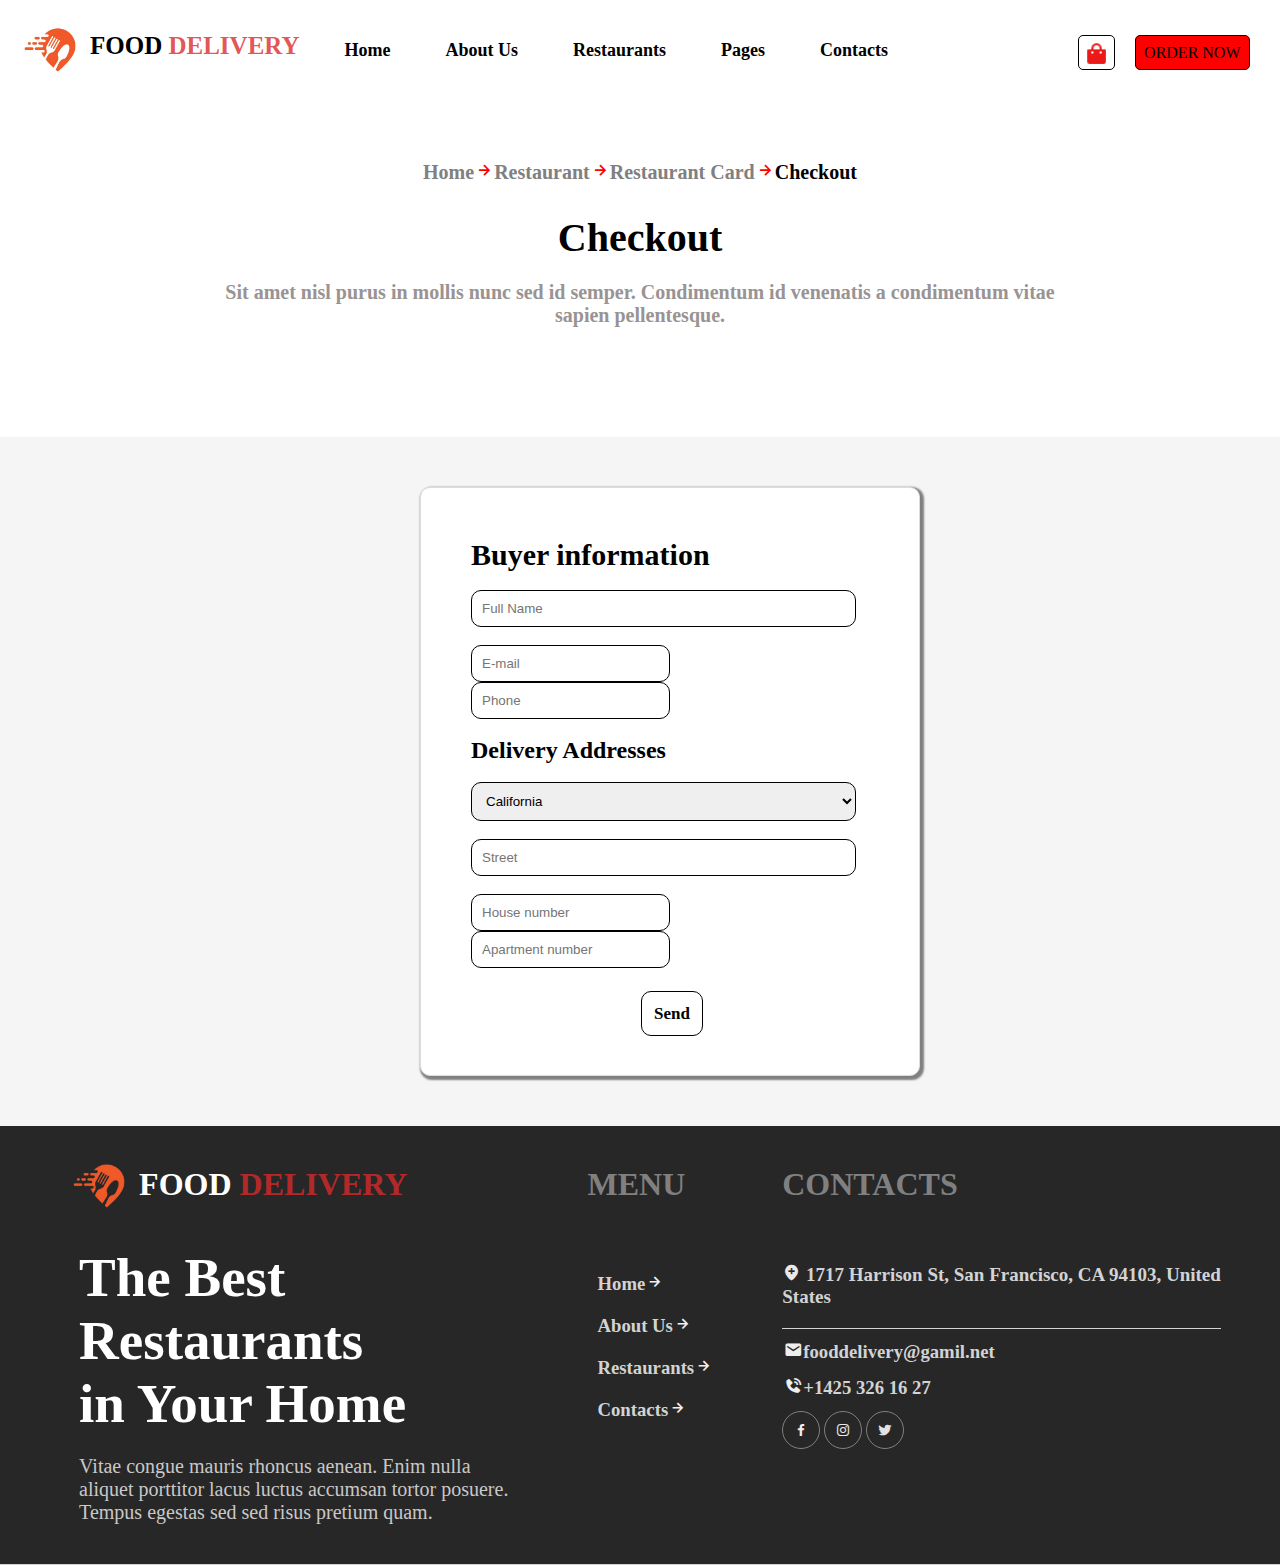
<file: checkout.html>
<!DOCTYPE html>
<html lang="en">
<head>
    <meta charset="UTF-8">
    <meta name="viewport" content="width=device-width, initial-scale=1.0">
    <title>Online food delivery</title>
    <link rel="stylesheet" href="resta.css">
    <link href='https://unpkg.com/boxicons@2.1.4/css/boxicons.min.css' rel='stylesheet'>

</head>
<body>
 <section class="header">
     <div class="head-page">
        <ul>
        <img src="images/istockphoto-1435983029-612x612.jpg"><h1>FOOD <span style="color: rgba(219, 42, 42, 0.795);">DELIVERY</span></h1>
        <li><a href="index.html">Home</a></li>
        <li><a href="about.html">About Us</a></li>
        <li><a href="restaurant.html">Restaurants</a>
            <div class="dropdown-list">
                <ul>
                    <li><a href="restaurant.html">Restaurants</a></li>
                    <li><a href="restaurantcard.html">Restaurant card</a></li>
                    <li><a href="#">Checkout</a></li>
                </ul>
            </div>
        
        </li>
        <li><a href="#">Pages</a>
            <div class="dropdown-menu">
                <ul>
                    <li><a href="#">Blog</a></li>
                    <li><a href="#">Single Blog</a></li>
                    <li><a href="#">Services</a></li>
                    <li><a href="faq.html">FAQ</a></li>
             </ul>
            </div>
        </li>
        <li><a href="contact.html">Contacts</a></li>
        <div class="addcard"><a href="#"><img src="images/shopping-bag-solid-24 (2).png"></a></div>
        <a href="#" class="order">ORDER NOW</a>
       </ul>
    </div>    
</section>

<!-------------checkout page--------------->
<section class="check-page">
    <div class="check">
        <h3>Home<i class='bx bx-right-arrow-alt' style='color:red'  ></i>Restaurant<i class='bx bx-right-arrow-alt' style='color:red'  ></i>Restaurant Card<i class='bx bx-right-arrow-alt' style='color:red'  ></i><b>Checkout</b></h3>
        <h1>Checkout</h1>
        <h2>Sit amet nisl purus in mollis nunc sed id semper. Condimentum id venenatis a condimentum vitae<br>sapien pellentesque.</h2>
    </div>
</section>

<!------------buying page------------->
<section class="buy-page">
    <div class="buy-form">
        <div class="buying">
        <h2>Buyer information</h2><br>
        <input type="text" class="name-on" placeholder="Full Name"><br><br>
        <input type="email" class="mail" placeholder="E-mail">
        <input type="number" class="phn" placeholder="Phone"> 
    </div><br>
    <div class="addresses">
        <h2>Delivery Addresses</h2><br>
        <select name="California" class="califo">c
            <option>California</option>
            <option>California 1</option>
            <option>California 2</option>
            <option>California 3</option>
            <option>California 4</option>
        </select><br><br>
        <input type="text" class="street" placeholder="Street"><br><br>
        <input type="text" class="house" placeholder="House number">
        <input type="number" class="apartment" placeholder="Apartment number"><br>
        <h2><a href="#" class="send">Send</a></h2>
    </div>
    </div>
</section>

<!-------------footer page------------>
<section class="footer">
    <div class="footer-page">
        <div class="quickeat">
            <div class="istock">
            <img src="images/istockphoto-1435983029-612x612-removebg-preview.png"><h1>FOOD <span style="color: rgba(219, 42, 42, 0.795);">DELIVERY</span></h1>
            </div>
            <h2>The Best<br>Restaurants<br>in Your Home</h2>
            <p>Vitae congue mauris rhoncus aenean. Enim nulla<br>aliquet porttitor lacus luctus accumsan tortor posuere.<br>Tempus egestas sed sed risus pretium quam.</p>
        </div>
        <div class="menu">
            <h1>MENU</h1>
            <h3>Home<i class='bx bx-right-arrow-alt' style='color:#f3efef'  ></i></h3>
            <h3>About Us<i class='bx bx-right-arrow-alt' style='color:#f3efef'  ></i></h3>
            <h3>Restaurants<i class='bx bx-right-arrow-alt' style='color:#f3efef'  ></i></h3>
            <h3>Contacts<i class='bx bx-right-arrow-alt' style='color:#f3efef'  ></i></h3>
        </div>
        <div class="contact">
            <h1>CONTACTS</h1>
            <h2><i class='bx bxs-location-plus' style='color:#ece9e9'  ></i> 1717 Harrison St, San Francisco, CA 94103, United<br>States</h2>
            <h3><i class='bx bxs-envelope' style='color:#efeeee'  ></i>fooddelivery@gamil.net</h3>
            <h3><i class='bx bxs-phone-call' style='color:#efeeee' ></i>+1425 326 16 27</h3>
            <i class='bx bxl-facebook' style='color:#efeded'  ></i>
            <i class='bx bxl-instagram' style='color:#e8e8e8'  ></i>
            <i class='bx bxl-twitter' style='color:#e4e2e2'  ></i>
        </div>
    </div>
</section>
</file>
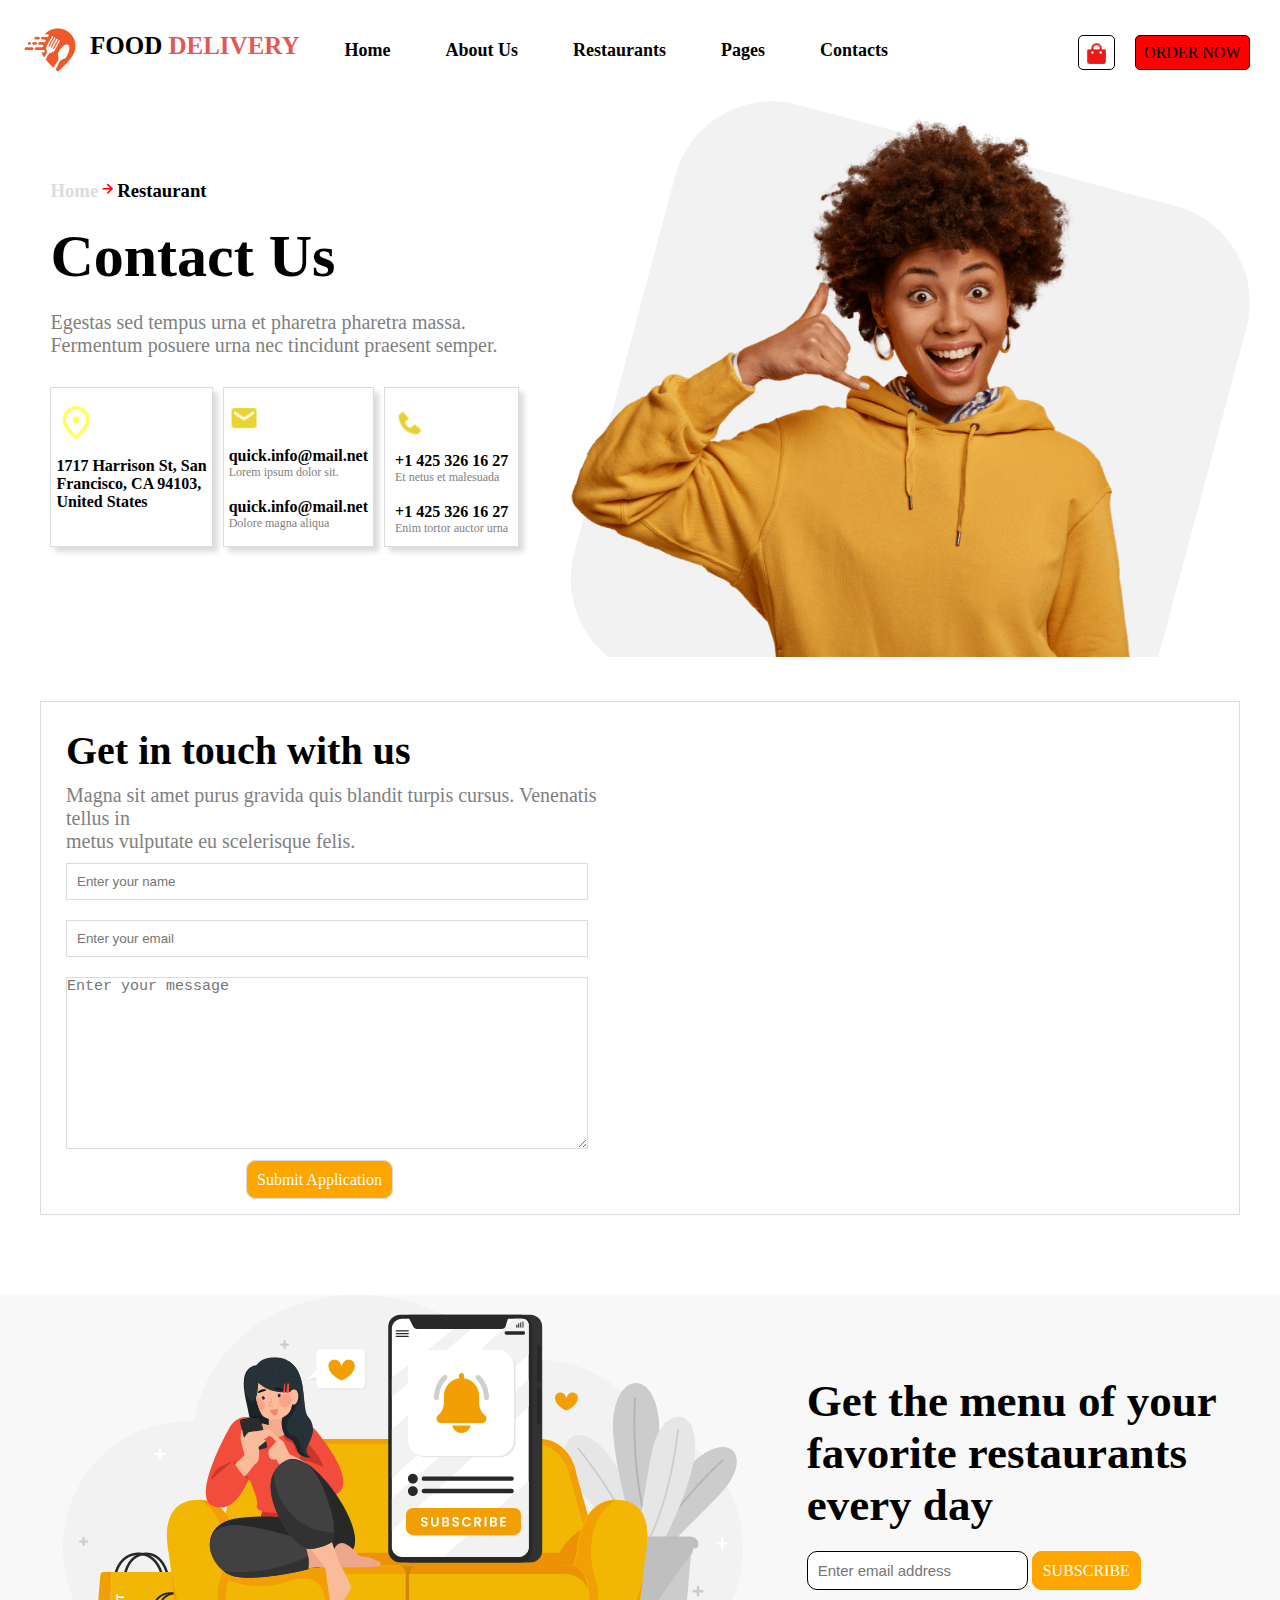
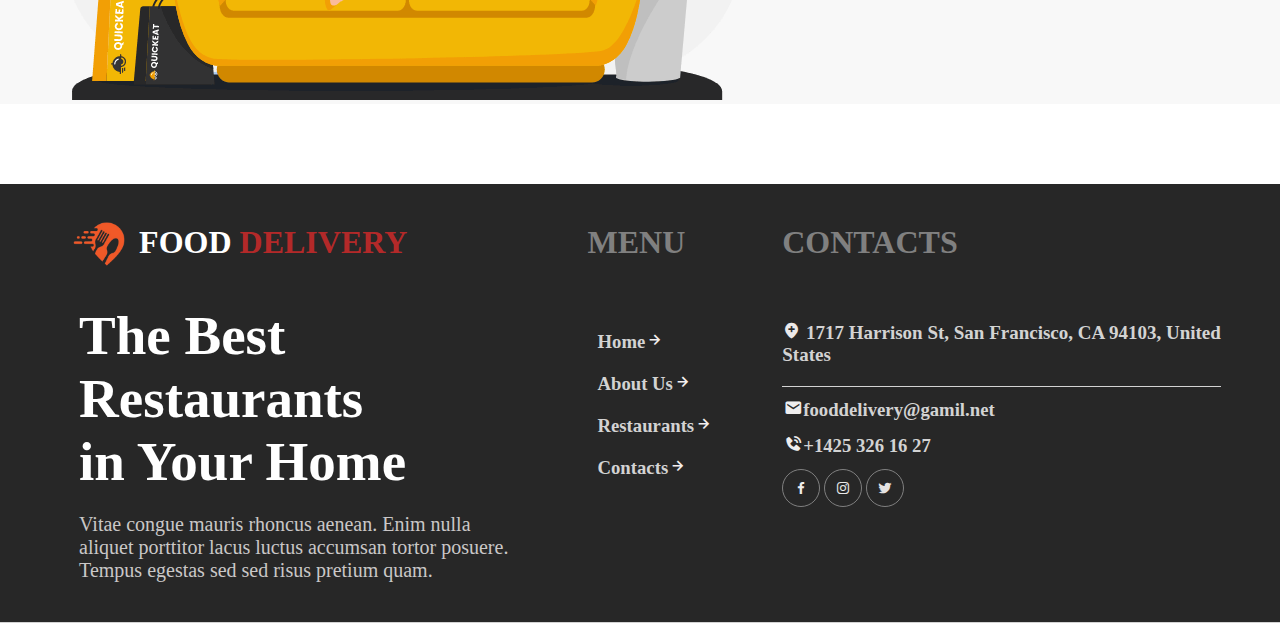
<file: contact.html>
<!DOCTYPE html>
<html lang="en">
<head>
    <meta charset="UTF-8">
    <meta name="viewport" content="width=device-width, initial-scale=1.0">
    <title>Contact us</title>
    <link rel="stylesheet" href="resta.css">
    <link href='https://unpkg.com/boxicons@2.1.4/css/boxicons.min.css' rel='stylesheet'>
</head>
<body>
    <section class="header">
        <div class="head-page">
           <ul>
           <img src="images/istockphoto-1435983029-612x612.jpg"><h1>FOOD <span style="color: rgba(219, 42, 42, 0.795);">DELIVERY</span></h1>
           <li><a href="index.html">Home</a></li>
           <li><a href="about.html">About Us</a></li>
           <li><a href="restaurant.html">Restaurants</a>
               <div class="dropdown-list">
                   <ul>
                       <li><a href="restaurant.html">Restaurants</a></li>
                       <li><a href="restaurantcard.html">Restaurant card</a></li>
                       <li><a href="checkout.html">Checkout</a></li>
                   </ul>
               </div>
           
           </li>
           <li><a href="#">Pages</a>
               <div class="dropdown-menu">
                   <ul>
                       <li><a href="#">Blog</a></li>
                       <li><a href="#">Single Blog</a></li>
                       <li><a href="#">Services</a></li>
                       <li><a href="faq.html">FAQ</a></li>
                   </ul>
               </div>
           </li>
           <li><a href="#">Contacts</a></li>
           <div class="addcard"><a href="#"><img src="images/shopping-bag-solid-24 (2).png"></a></div>
           <a href="#" class="order">ORDER NOW</a>
          </ul>
       </div>    
   </section>

   <!---------contact page------------>
   <section class="contact-page">
    <div class="cont-page">
        <div class="contents-cont">
            <h3>Home<i class='bx bx-right-arrow-alt' style='color:red'  ></i><b>Restaurant</b></h3>
            <h1>Contact Us</h1>
            <p>Egestas sed tempus urna et pharetra pharetra massa.<br>Fermentum posuere urna nec tincidunt praesent semper.</p>
               
            <div class="cont-details">
                <div class="location">
                    <img src="images/location_on_24dp_FFFF55_FILL0_wght400_GRAD0_opsz24.png">
                    <h4>1717 Harrison St, San<br>Francisco, CA 94103,<br>United States</h4>
                </div>
                <div class="message">
                    <img src="images/envelope-solid-24.png">
                    <h4>quick.info@mail.net</h4>
                    <p>Lorem ipsum dolor sit.</p><br>
                    <h4>quick.info@mail.net</h4>
                    <p>Dolore magna aliqua</p>
                </div>
                <div class="mobile">
                    <img src="images/phone-solid-24.png">
                    <h4>+1 425 326 16 27</h4>
                    <p>Et netus et malesuada</p><br>
                    <h4>+1 425 326 16 27</h4>
                    <p>Enim tortor auctor urna</p>
                </div>
            </div>
        </div>
        <div class="cont-pict">
            <img src="images/contacts-1.png">
        </div>
    </div>
   </section>

   <!---------map page------------->
   <section class="map-page">
    <div class="map-usage">
        <div class="map-content">
            <div class="purus">
                <h1>Get in touch with us</h1>
                <p>Magna sit amet purus gravida quis blandit turpis cursus. Venenatis tellus in<br>metus vulputate eu scelerisque felis.</p>
                <input type="text" class="name" placeholder="Enter your name"><br>
                <input type="email" class="email-add" placeholder="Enter your email"><br>
                <textarea name="message" rows="10" cols="30" placeholder="Enter your message" class="textarea"></textarea><br><br>
                <a href="#" class="apply">Submit Application</a>
            </div>
            <div class="map-locate">
                <iframe src="https://www.google.com/maps/embed?pb=!1m18!1m12!1m3!1d10964103.113174498!2d20.609082542562863!3d47.86316600499445!2m3!1f0!2f0!3f0!3m2!1i1024!2i768!4f13.1!3m3!1m2!1s0x40d1d9c154700e8f%3A0x1068488f64010!2sUkraine!5e0!3m2!1sen!2sin!4v1727540500548!5m2!1sen!2sin" width="600" height="450" style="border:0;" allowfullscreen="" loading="lazy" referrerpolicy="no-referrer-when-downgrade"></iframe>
            </div>
        </div>
    </div>
   </section>

       <!-------------subscribe page--------->
<section class="subscribe-page">
    <div class="subscribe">
        <div class="sub-pic">
            <img src="images/illustration-4.png">
        </div>
        <div class="subs-page">
            <h2>Get the menu of your<br>favorite restaurants<br>every day</h2>
            <input type="email" name="email" class="email" placeholder="Enter email address">
            <a href="#" class="subs">SUBSCRIBE</a>
        </div>
    </div>   
</section>

<!-------------footer page------------>
<section class="footer">
    <div class="footer-page">
        <div class="quickeat">
            <div class="istock">
            <img src="images/istockphoto-1435983029-612x612-removebg-preview.png"><h1>FOOD <span style="color: rgba(219, 42, 42, 0.795);">DELIVERY</span></h1>
            </div>
            <h2>The Best<br>Restaurants<br>in Your Home</h2>
            <p>Vitae congue mauris rhoncus aenean. Enim nulla<br>aliquet porttitor lacus luctus accumsan tortor posuere.<br>Tempus egestas sed sed risus pretium quam.</p>
        </div>
        <div class="menu">
            <h1>MENU</h1>
            <h3>Home<i class='bx bx-right-arrow-alt' style='color:#f3efef'  ></i></h3>
            <h3>About Us<i class='bx bx-right-arrow-alt' style='color:#f3efef'  ></i></h3>
            <h3>Restaurants<i class='bx bx-right-arrow-alt' style='color:#f3efef'  ></i></h3>
            <h3>Contacts<i class='bx bx-right-arrow-alt' style='color:#f3efef'  ></i></h3>
        </div>
        <div class="contact">
            <h1>CONTACTS</h1>
            <h2><i class='bx bxs-location-plus' style='color:#ece9e9'  ></i> 1717 Harrison St, San Francisco, CA 94103, United<br>States</h2>
            <h3><i class='bx bxs-envelope' style='color:#efeeee'  ></i>fooddelivery@gamil.net</h3>
            <h3><i class='bx bxs-phone-call' style='color:#efeeee' ></i>+1425 326 16 27</h3>
            <i class='bx bxl-facebook' style='color:#efeded'  ></i>
            <i class='bx bxl-instagram' style='color:#e8e8e8'  ></i>
            <i class='bx bxl-twitter' style='color:#e4e2e2'  ></i>
        </div>
    </div>
</section>
</body>
</html>
</file>
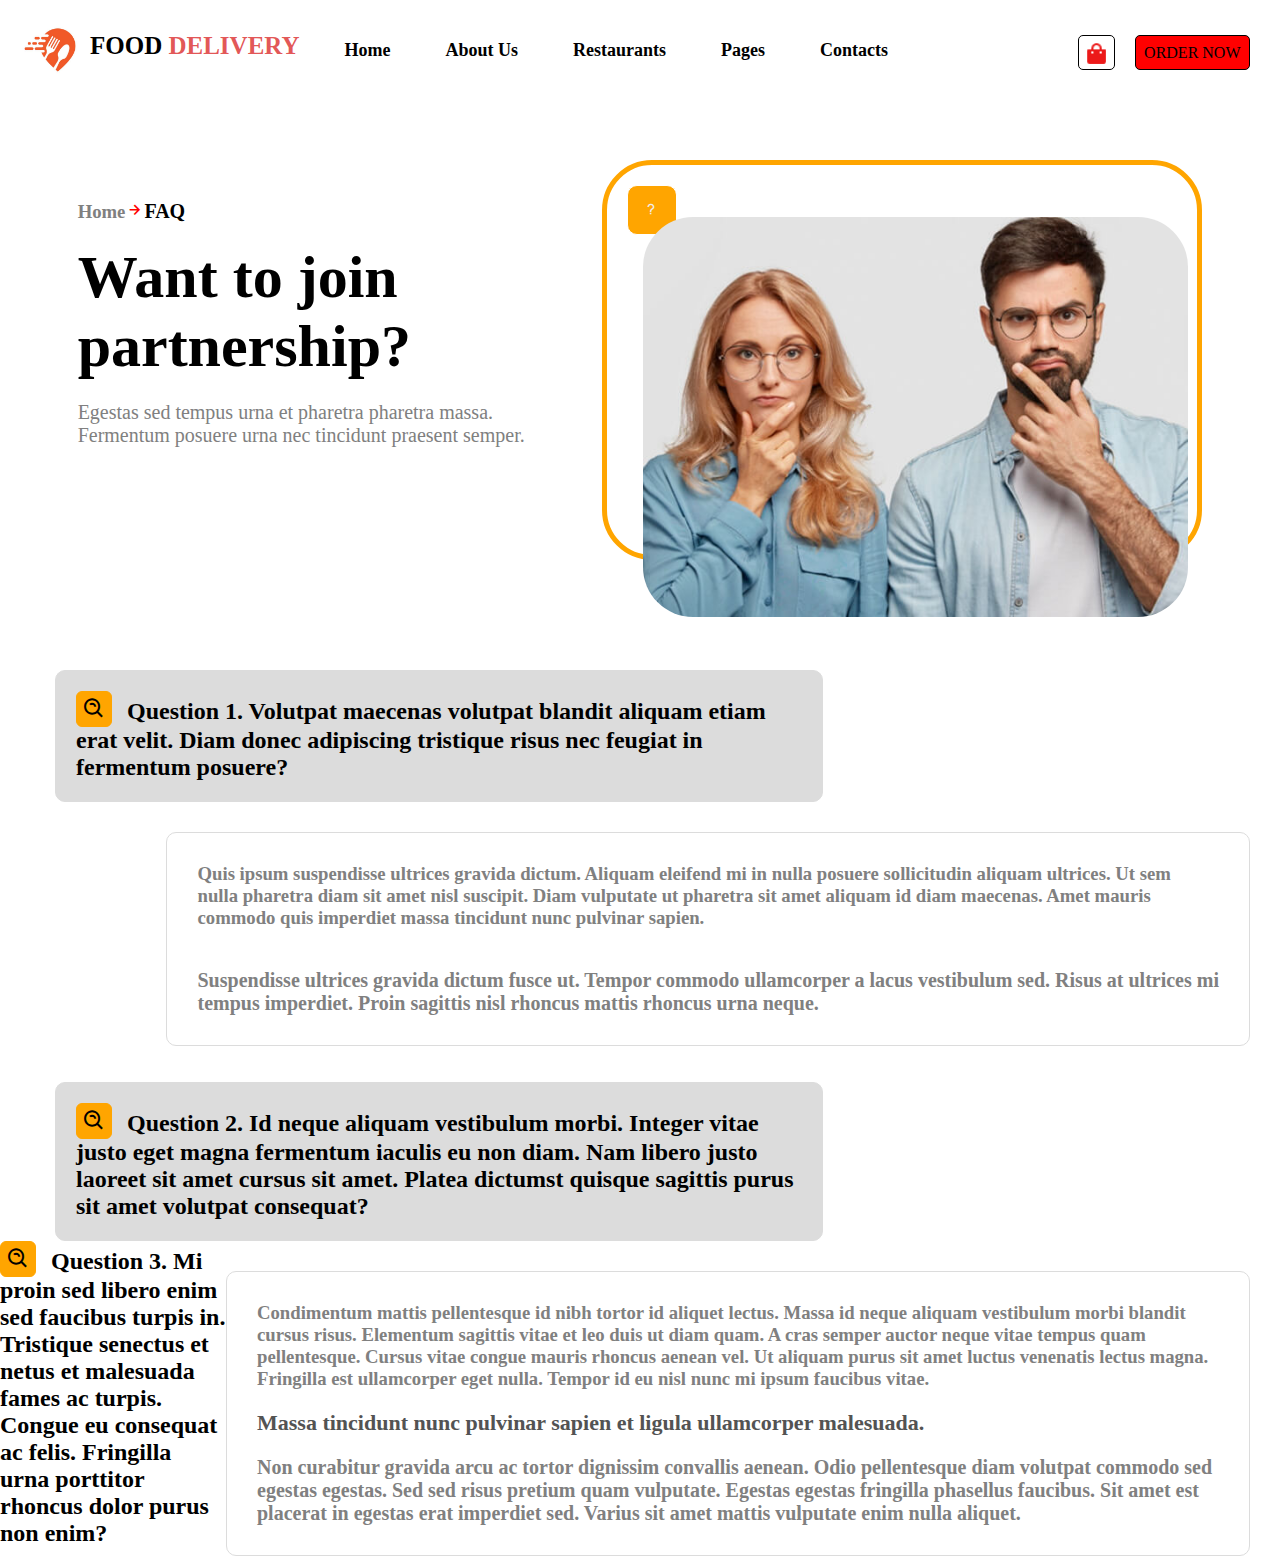
<file: faq.html>
<!DOCTYPE html>
<html lang="en">
<head>
    <meta charset="UTF-8">
    <meta name="viewport" content="width=device-width, initial-scale=1.0">
    <title>Online food delivery</title>
    <link rel="stylesheet" href="resta.css">
    <link href='https://unpkg.com/boxicons@2.1.4/css/boxicons.min.css' rel='stylesheet'>

</head>
<body>
 <section class="header">
     <div class="head-page">
        <ul>
        <img src="images/istockphoto-1435983029-612x612.jpg"><h1>FOOD <span style="color: rgba(219, 42, 42, 0.795);">DELIVERY</span></h1>
        <li><a href="index.html">Home</a></li>
        <li><a href="about.html">About Us</a></li>
        <li><a href="restaurant.html">Restaurants</a>
            <div class="dropdown-list">
                <ul>
                    <li><a href="restaurant.html">Restaurants</a></li>
                    <li><a href="restaurantcard.html">Restaurant card</a></li>
                    <li><a href="checkout.html">Checkout</a></li>
                </ul>
            </div>
        
        </li>
        <li><a href="#">Pages</a>
            <div class="dropdown-menu">
                <ul>
                    <li><a href="#">Blog</a></li>
                    <li><a href="#">Single Blog</a></li>
                    <li><a href="#">Services</a></li>
                    <li><a href="#">FAQ</a></li>
                </ul>
            </div>
        </li>
        <li><a href="contact.html">Contacts</a></li>
        <div class="addcard"><a href="#"><img src="images/shopping-bag-solid-24 (2).png"></a></div>
        <a href="#" class="order">ORDER NOW</a>
       </ul>
    </div>    
</section>

<!---------faq page--------->
<section class="faq-page">
    <div class="frequent">
    <div class="faq">
        <h3>Home<i class='bx bx-right-arrow-alt' style='color:red'  ></i><b>FAQ</b></h3>
        <h1>Want to join<br>partnership?</h1>
        <p>Egestas sed tempus urna et pharetra pharetra massa.<br>Fermentum posuere urna nec tincidunt praesent semper.</p>
        
    </div>
    <div class="faq-pic">
        <i class='bx bx-question-mark' style='color:#f1eded'   ><img src="images/faq.jpg"></i>
   </div> 
 </div>
</section>

<!------------question page------------->
<section class="question-page">
    <div class="question">
        <div class="first-ques">
            <h2><i class='bx bx-search-alt'></i>Question 1. Volutpat maecenas volutpat blandit aliquam etiam erat velit. Diam donec adipiscing tristique risus nec feugiat in fermentum posuere?</h2>
        </div>
        <div class="ipsum-para">
            <h3>Quis ipsum suspendisse ultrices gravida dictum. Aliquam eleifend mi in nulla posuere sollicitudin aliquam ultrices. Ut sem<br>nulla pharetra diam sit amet nisl suscipit. Diam vulputate ut pharetra sit amet aliquam id diam maecenas. Amet mauris<br>commodo quis imperdiet massa tincidunt nunc pulvinar sapien.</h3>
            <h4>Suspendisse ultrices gravida dictum fusce ut. Tempor commodo ullamcorper a lacus vestibulum sed. Risus at ultrices mi<br>tempus imperdiet. Proin sagittis nisl rhoncus mattis rhoncus urna neque.</h4>
        </div>
        <div class="sec-ques">
            <h2><i class='bx bx-search-alt'></i>Question 2. Id neque aliquam vestibulum morbi. Integer vitae justo eget magna fermentum iaculis eu non diam. Nam libero justo laoreet sit amet cursus sit amet. Platea dictumst quisque sagittis purus sit amet volutpat consequat?</h2>
        </div>
        <div class="ipsum-content">
            <h3>Condimentum mattis pellentesque id nibh tortor id aliquet lectus. Massa id neque aliquam vestibulum morbi blandit cursus risus. Elementum sagittis vitae et leo duis ut diam quam. A cras semper auctor neque vitae tempus quam pellentesque. Cursus vitae congue mauris rhoncus aenean vel. Ut aliquam purus sit amet luctus venenatis lectus magna. Fringilla est ullamcorper eget nulla. Tempor id eu nisl nunc mi ipsum faucibus vitae.</h3>
            <h2>Massa tincidunt nunc pulvinar sapien et ligula ullamcorper malesuada. </h2>
            <h4>Non curabitur gravida arcu ac tortor dignissim convallis aenean. Odio pellentesque diam volutpat commodo sed egestas egestas. Sed sed risus pretium quam vulputate. Egestas egestas fringilla phasellus faucibus. Sit amet est placerat in egestas erat imperdiet sed. Varius sit amet mattis vulputate enim nulla aliquet.</h4>
        </div>
        <div class="third-ques">
            <h2><i class='bx bx-search-alt'></i>Question 3. Mi proin sed libero enim sed faucibus turpis in. Tristique senectus et netus et malesuada fames ac turpis. Congue eu consequat ac felis. Fringilla urna porttitor rhoncus dolor purus non enim?</h2>
            
        </div>
    </div>
  
</section>
</file>
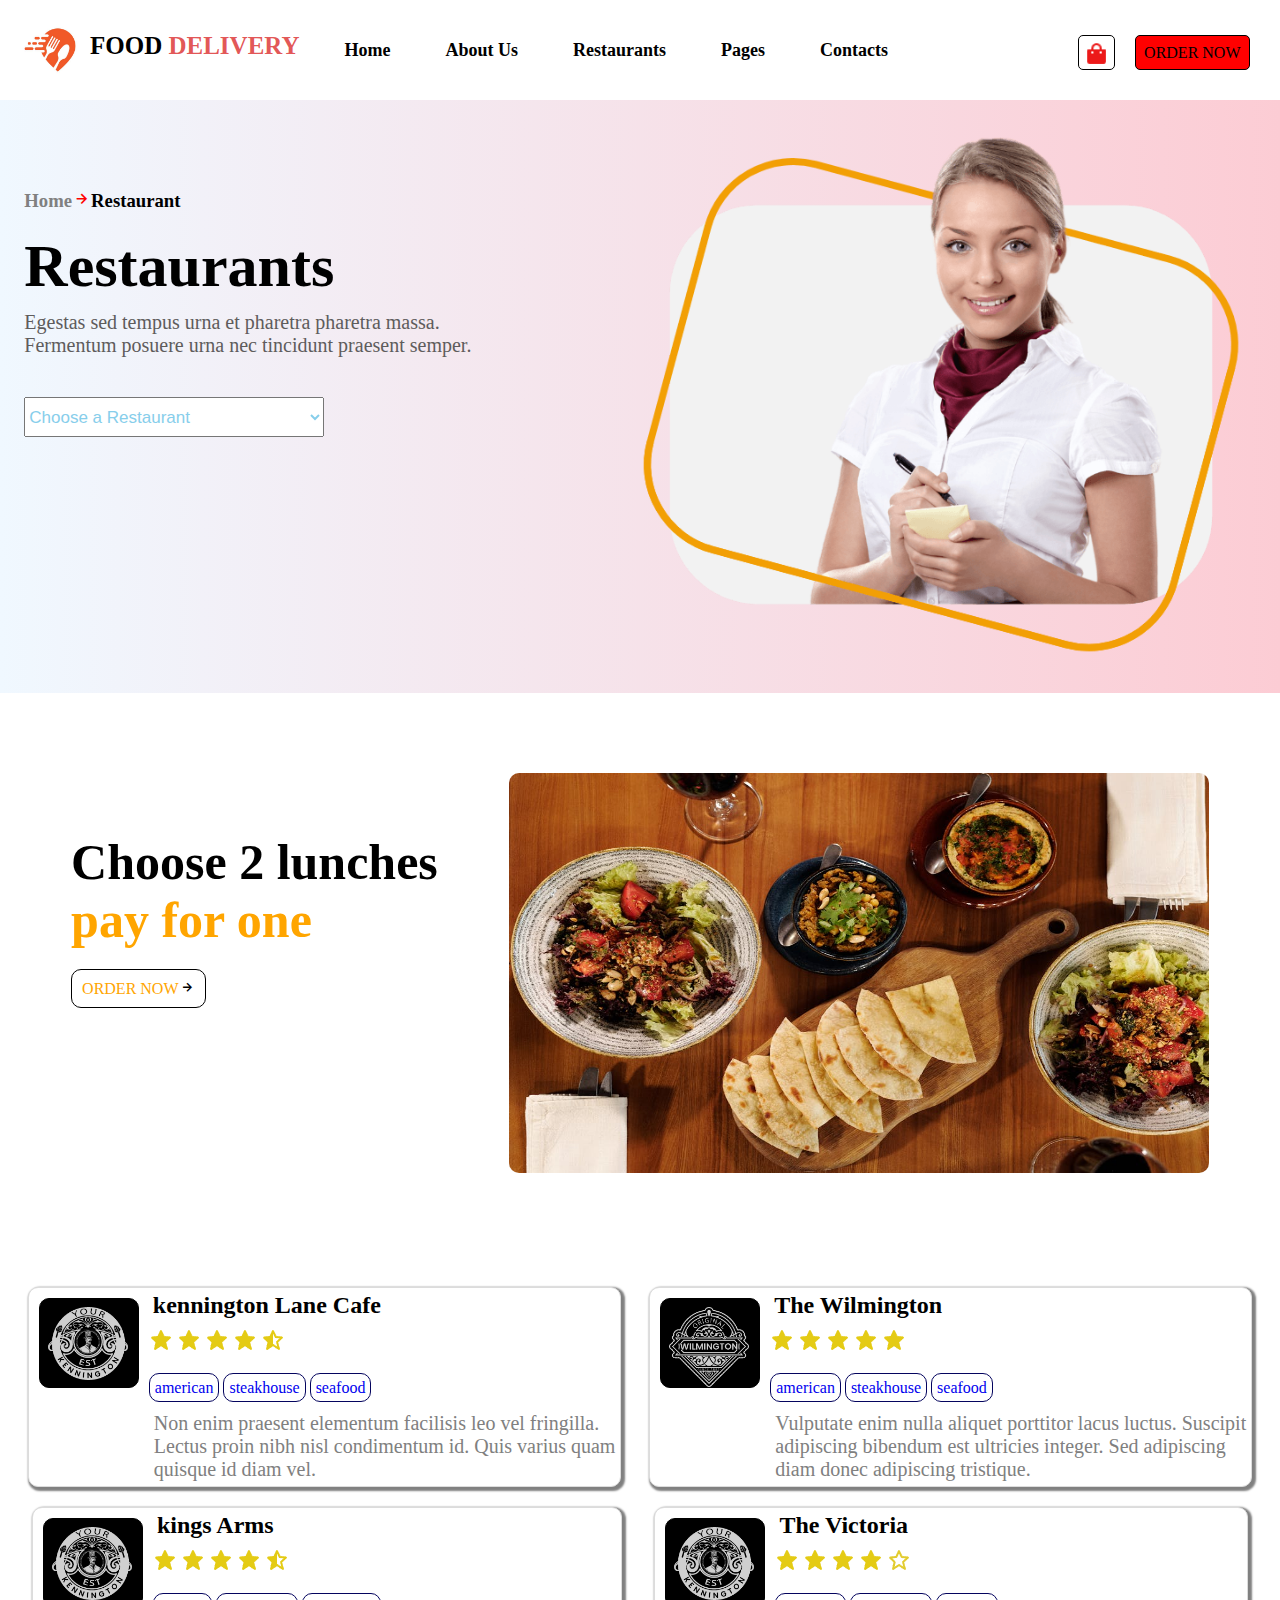
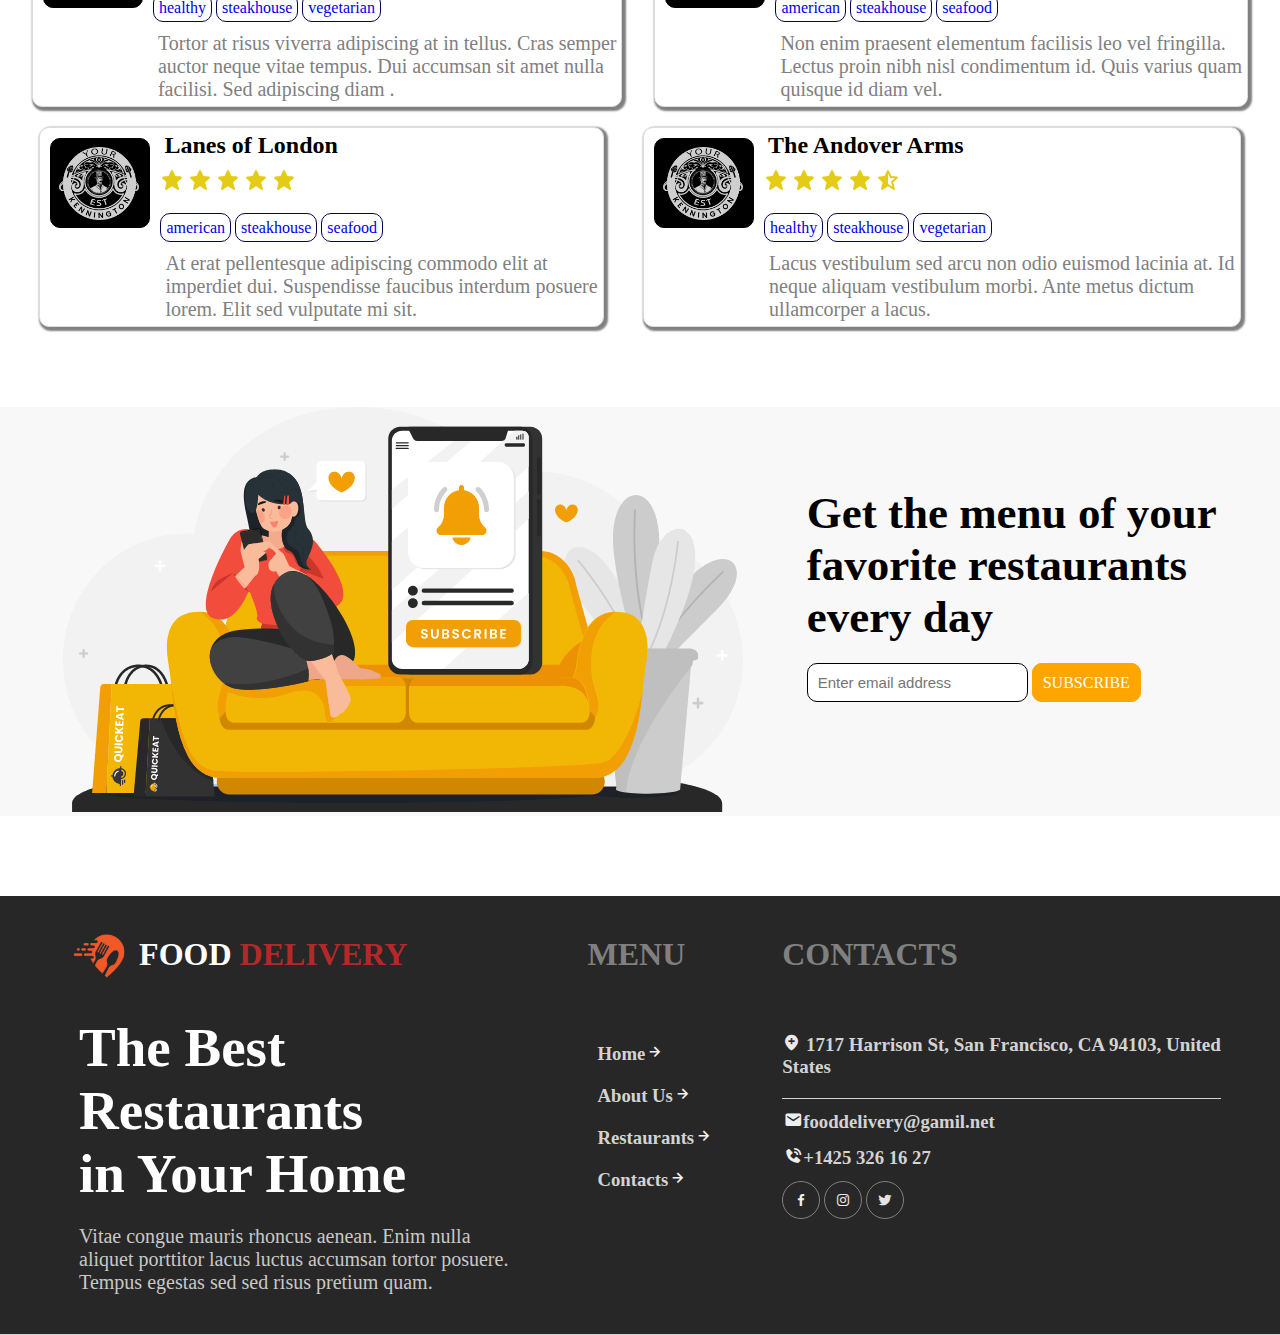
<file: restaurant.html>
<!DOCTYPE html>
<html lang="en">
<head>
    <meta charset="UTF-8">
    <meta name="viewport" content="width=device-width, initial-scale=1.0">
    <title>Restaurant</title>
    <link rel="stylesheet" href="resta.css">
    <link href='https://unpkg.com/boxicons@2.1.4/css/boxicons.min.css' rel='stylesheet'>
</head>
<body>
    <section class="header">
        <div class="head-page">
           <ul>
           <img src="images/istockphoto-1435983029-612x612.jpg"><h1>FOOD <span style="color: rgba(219, 42, 42, 0.795);">DELIVERY</span></h1>
           <li><a href="index.html">Home</a></li>
           <li><a href="about.html">About Us</a></li>
           <li><a href="#">Restaurants</a>
               <div class="dropdown-list">
                   <ul>
                       <li><a href="#">Restaurants</a></li>
                       <li><a href="restaurantcard.html">Restaurant card</a></li>
                       <li><a href="checkout.html">Checkout</a></li>
                   </ul>
               </div>
           
           </li>
           <li><a href="#">Pages</a>
               <div class="dropdown-menu">
                   <ul>
                       <li><a href="#">Blog</a></li>
                       <li><a href="#">Single Blog</a></li>
                       <li><a href="#">Services</a></li>
                       <li><a href="faq.html">FAQ</a></li>
                   </ul>
               </div>
           </li>
           <li><a href="contact.html">Contacts</a></li>
           <div class="addcard"><a href="#"><img src="images/shopping-bag-solid-24 (2).png"></a></div>
           <a href="#" class="order">ORDER NOW</a>
          </ul>
       </div>    
   </section>

   <!-------------restaurant page---------->
   <section class="restaurant-page">
        <div class="resta-page">
            <div class="tempus">
                <h3>Home<i class='bx bx-right-arrow-alt' style='color:red'  ></i><b>Restaurant</b></h3>
                <h1>Restaurants</h1>
                <p>Egestas sed tempus urna et pharetra pharetra massa.<br>Fermentum posuere urna nec tincidunt praesent semper.</p>
                <select name="Choose a Restaurant" class="sup">
                    <option>Choose a Restaurant</option>
                    <option>Choose a Restaurant 1</option>
                    <option>Choose a Restaurant 2</option>
                    <option>Choose a Restaurant 3</option>
                    <option>Choose a Restaurant 4</option>
                </select>
            </div>
            <div class="tempus-pic">
                <img src="images/photo-11.png">
            </div>
        </div>
       </section>
       
<!-----------lunch page---------->
       <section class="lunch-page">
        <div class="lunches">
            <div class="lunching">
                <h1>Choose 2 lunches<br>
                    <span style="color: orange;">pay for one</span></h1>
                    <a href="#" class="order-quick">ORDER NOW<i class='bx bx-right-arrow-alt' style='color:black'  ></i></a>
            </div>
            <div class="lunch-pic">
                <img src="images/pexels-photo-5083910.jpeg">
            </div>
        </div>
       </section>
       <!-----------facilities page------------->
    <section class="facilities-page">
        <div class="elementam">
            <div class="cafe">
            <div class="cafe-pic">
                <img src="images/logo-3.png">
            </div>
            <div class="cafetaria">
                <h2>kennington Lane Cafe</h2>
                <img src="images/star-solid-24.png">
                <img src="images/star-solid-24.png">
                <img src="images/star-solid-24.png">
                <img src="images/star-solid-24.png">
                <img src="images/star-half-solid-24.png"><br><br>
                <a href="#" class="dot">american</a>
                <a href="#" class="envelop">steakhouse</a>
                <a href="#" class="usage">seafood</a>
                <p>Non enim praesent elementum facilisis leo vel fringilla.<br>Lectus proin nibh nisl condimentum id. Quis varius quam<br>quisque id diam vel.</p>
            </div>
            </div>
            <div class="cafe">
                <div class="cafe-pic">
                    <img src="images/logo-2.png">
                </div>
                <div class="cafetaria">
                    <h2>The Wilmington</h2>
                    <img src="images/star-solid-24.png">
                    <img src="images/star-solid-24.png">
                    <img src="images/star-solid-24.png">
                    <img src="images/star-solid-24.png">
                    <img src="images/star-solid-24.png"><br><br>
                    <a href="#" class="dot">american</a>
                    <a href="#" class="envelop">steakhouse</a>
                    <a href="#" class="usage">seafood</a>
                    <p>Vulputate enim nulla aliquet porttitor lacus luctus. Suscipit<br>adipiscing bibendum est ultricies integer. Sed adipiscing<br>diam donec adipiscing tristique.</p>
                </div>
                </div>
                <div class="cafe">
                    <div class="cafe-pic">
                        <img src="images/logo-3.png">
                    </div>
                    <div class="cafetaria">
                        <h2>kings Arms</h2>
                        <img src="images/star-solid-24.png">
                        <img src="images/star-solid-24.png">
                        <img src="images/star-solid-24.png">
                        <img src="images/star-solid-24.png">
                        <img src="images/star-half-solid-24.png"><br><br>
                        <a href="#" class="dot">healthy</a>
                        <a href="#" class="envelop">steakhouse</a>
                        <a href="#" class="usage">vegetarian</a>
                        <p>Tortor at risus viverra adipiscing at in tellus. Cras semper<br>auctor neque vitae tempus. Dui accumsan sit amet nulla<br>facilisi. Sed adipiscing diam .</p>
                    </div>
                    </div>
                    <div class="cafe">
                        <div class="cafe-pic">
                            <img src="images/logo-3.png">
                        </div>
                        <div class="cafetaria">
                            <h2>The Victoria</h2>
                            <img src="images/star-solid-24.png">
                            <img src="images/star-solid-24.png">
                            <img src="images/star-solid-24.png">
                            <img src="images/star-solid-24.png">
                            <img src="images/star-regular-24.png"><br><br>
                            <a href="#" class="dot">american</a>
                            <a href="#" class="envelop">steakhouse</a>
                            <a href="#" class="usage">seafood</a>
                            <p>Non enim praesent elementum facilisis leo vel fringilla.<br>Lectus proin nibh nisl condimentum id. Quis varius quam<br>quisque id diam vel.</p>
                        </div>
                        </div>
                        <div class="cafe">
                            <div class="cafe-pic">
                                <img src="images/logo-3.png">
                            </div>
                            <div class="cafetaria">
                                <h2>Lanes of London</h2>
                                <img src="images/star-solid-24.png">
                                <img src="images/star-solid-24.png">
                                <img src="images/star-solid-24.png">
                                <img src="images/star-solid-24.png">
                                <img src="images/star-solid-24.png"><br><br>
                                <a href="#" class="dot">american</a>
                                <a href="#" class="envelop">steakhouse</a>
                                <a href="#" class="usage">seafood</a>
                                <p>At erat pellentesque adipiscing commodo elit at<br>imperdiet dui. Suspendisse faucibus interdum posuere<br>lorem. Elit sed vulputate mi sit.</p>
                            </div>
                            </div>
                            <div class="cafe">
                                <div class="cafe-pic">
                                    <img src="images/logo-3.png">
                                </div>
                                <div class="cafetaria">
                                    <h2>The Andover Arms</h2>
                                    <img src="images/star-solid-24.png">
                                    <img src="images/star-solid-24.png">
                                    <img src="images/star-solid-24.png">
                                    <img src="images/star-solid-24.png">
                                    <img src="images/star-half-solid-24.png"><br><br>
                                    <a href="#" class="dot">healthy</a>
                                    <a href="#" class="envelop">steakhouse</a>
                                    <a href="#" class="usage">vegetarian</a>
                                    <p>Lacus vestibulum sed arcu non odio euismod lacinia at. Id<br>neque aliquam vestibulum morbi. Ante metus dictum<br>ullamcorper a lacus.</p>
                                </div>
                                </div>                                               
        </div>
    </section>

    <!-------------subscribe page--------->
<section class="subscribe-page">
    <div class="subscribe">
        <div class="sub-pic">
            <img src="images/illustration-4.png">
        </div>
        <div class="subs-page">
            <h2>Get the menu of your<br>favorite restaurants<br>every day</h2>
            <input type="email" name="email" class="email" placeholder="Enter email address">
            <a href="#" class="subs">SUBSCRIBE</a>
        </div>
    </div>   
</section>

<!-------------footer page------------>
<section class="footer">
    <div class="footer-page">
        <div class="quickeat">
            <div class="istock">
            <img src="images/istockphoto-1435983029-612x612-removebg-preview.png"><h1>FOOD <span style="color: rgba(219, 42, 42, 0.795);">DELIVERY</span></h1>
            </div>
            <h2>The Best<br>Restaurants<br>in Your Home</h2>
            <p>Vitae congue mauris rhoncus aenean. Enim nulla<br>aliquet porttitor lacus luctus accumsan tortor posuere.<br>Tempus egestas sed sed risus pretium quam.</p>
        </div>
        <div class="menu">
            <h1>MENU</h1>
            <h3>Home<i class='bx bx-right-arrow-alt' style='color:#f3efef'  ></i></h3>
            <h3>About Us<i class='bx bx-right-arrow-alt' style='color:#f3efef'  ></i></h3>
            <h3>Restaurants<i class='bx bx-right-arrow-alt' style='color:#f3efef'  ></i></h3>
            <h3>Contacts<i class='bx bx-right-arrow-alt' style='color:#f3efef'  ></i></h3>
        </div>
        <div class="contact">
            <h1>CONTACTS</h1>
            <h2><i class='bx bxs-location-plus' style='color:#ece9e9'  ></i> 1717 Harrison St, San Francisco, CA 94103, United<br>States</h2>
            <h3><i class='bx bxs-envelope' style='color:#efeeee'  ></i>fooddelivery@gamil.net</h3>
            <h3><i class='bx bxs-phone-call' style='color:#efeeee' ></i>+1425 326 16 27</h3>
            <i class='bx bxl-facebook' style='color:#efeded'  ></i>
            <i class='bx bxl-instagram' style='color:#e8e8e8'  ></i>
            <i class='bx bxl-twitter' style='color:#e4e2e2'  ></i>
        </div>
    </div>
</section>
</body>
</html>
</file>
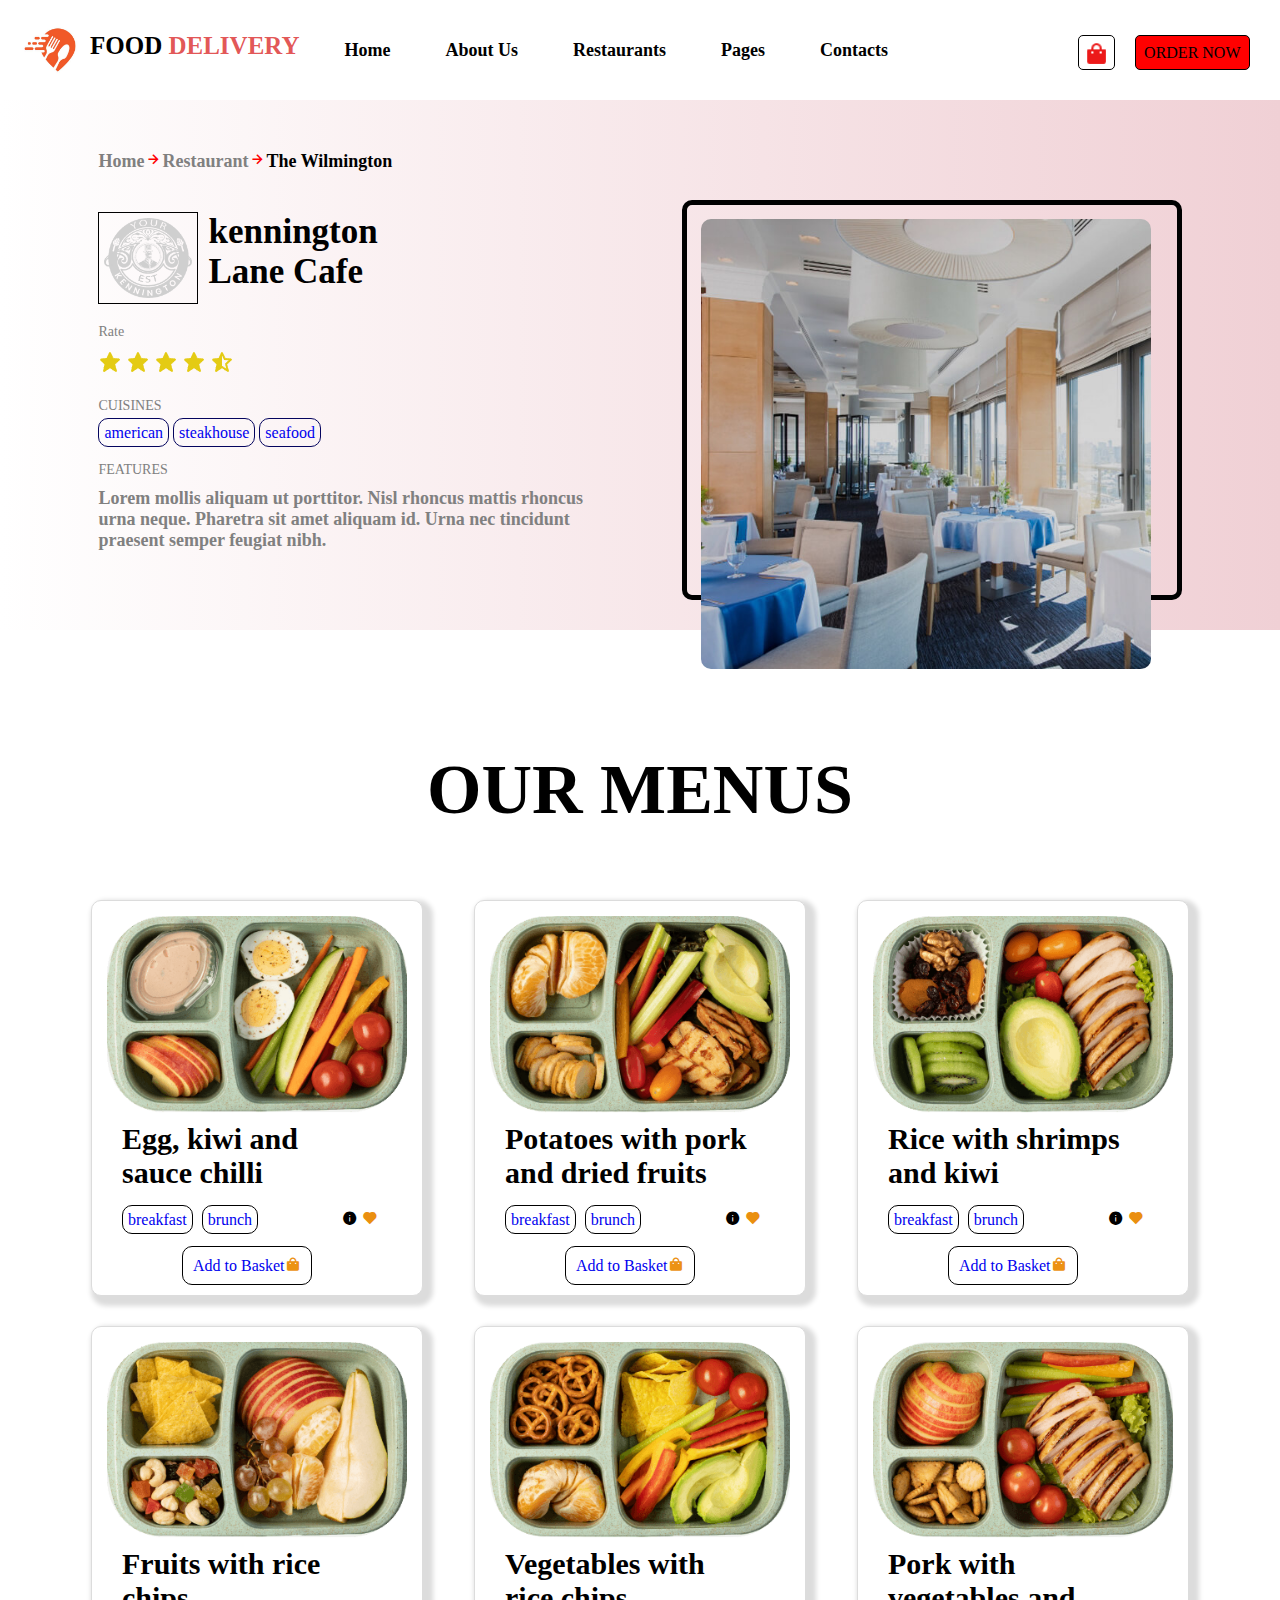
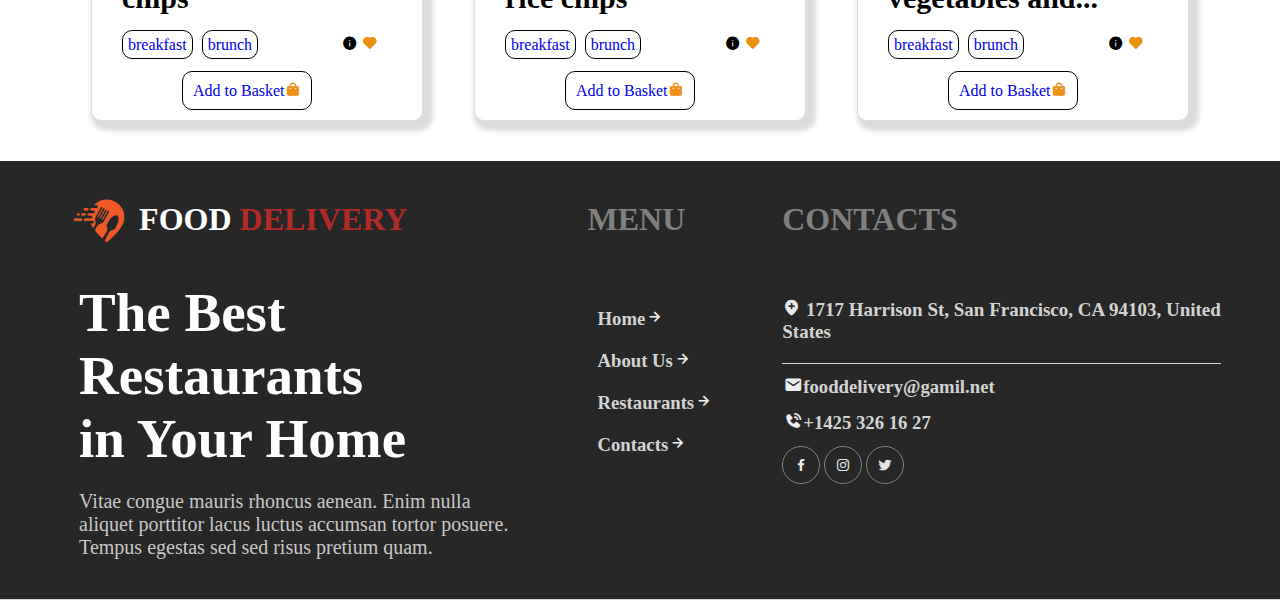
<file: restaurantcard.html>
<!DOCTYPE html>
<html lang="en">
<head>
    <meta charset="UTF-8">
    <meta name="viewport" content="width=device-width, initial-scale=1.0">
    <title>Online food delivery</title>
    <link rel="stylesheet" href="resta.css">
    <link href='https://unpkg.com/boxicons@2.1.4/css/boxicons.min.css' rel='stylesheet'>

</head>
<body>
 <section class="header">
     <div class="head-page">
        <ul>
        <img src="images/istockphoto-1435983029-612x612.jpg"><h1>FOOD <span style="color: rgba(219, 42, 42, 0.795);">DELIVERY</span></h1>
        <li><a href="index.html">Home</a></li>
        <li><a href="about.html">About Us</a></li>
        <li><a href="restaurant.html">Restaurants</a>
            <div class="dropdown-list">
                <ul>
                    <li><a href="restaurant.html">Restaurants</a></li>
                    <li><a href="#">Restaurant card</a></li>
                    <li><a href="checkout.html">Checkout</a></li>
                </ul>
            </div>
        
        </li>
        <li><a href="#">Pages</a>
            <div class="dropdown-menu">
                <ul>
                    <li><a href="#">Blog</a></li>
                    <li><a href="#">Single Blog</a></li>
                    <li><a href="#">Services</a></li>
                    <li><a href="faq.html">FAQ</a></li>
                </ul>
            </div>
        </li>
        <li><a href="contact.html">Contacts</a></li>
        <div class="addcard"><a href="#"><img src="images/shopping-bag-solid-24 (2).png"></a></div>
        <a href="#" class="order">ORDER NOW</a>
       </ul>
    </div>    
</section> 
<!--------------restacard page-------------->
<section class="restacard-page">
    <div class="restacard">
        <div class="breakfast">
            <h3>Home<i class='bx bx-right-arrow-alt' style='color:red'  ></i>Restaurant<i class='bx bx-right-arrow-alt' style='color:red'  ></i><b>The Wilmington</b></h3>
                <div class="resta-cont">
                    <img src="images/logo-3.png" class="new">
                    <h1>kennington<br>Lane Cafe</h1>
                </div>
                <div class="semper">
                    <p>Rate</p>
                    <img src="images/star-solid-24.png">
                    <img src="images/star-solid-24.png">
                    <img src="images/star-solid-24.png">
                    <img src="images/star-solid-24.png">
                    <img src="images/star-half-solid-24.png">
                    <p>CUISINES</p>
                    <a href="#" class="dotted">american</a>
                    <a href="#" class="envelops">steakhouse</a>
                    <a href="#" class="usage-on">seafood</a>
                    <p>FEATURES</p>
                    <h2>Lorem mollis aliquam ut porttitor. Nisl rhoncus mattis rhoncus<br>urna neque. Pharetra sit amet aliquam id. Urna nec tincidunt<br>praesent semper feugiat nibh.</h2>
                </div>
        </div>
        <div class="card-pic">
            <img src="images/restaurant-1.jpg">
        </div>
    </div>
</section>

<!-------------lunchbox page---------->
<section class="lunch-box">
    <div class="lunchbox">
        <h1>OUR MENUS</h1>
    </div>
    <div class="dinner">
        <div class="kiwi">
            <img src="images/dish-13.png">
            <h2>Egg, kiwi and<br>sauce chilli</h2>
            <div class="flex-used">
                <a href="#" class="break">breakfast</a>
                <a href="#" class="brunch">brunch</a>
                <i class='bx bxs-info-circle' ></i>
                <i class='bx bxs-heart' style='color:#ea8f10'  ></i><br>
                <a href="#" class="basket">Add to Basket<i class='bx bxs-shopping-bag' style='color:#ec9213'  ></i></a>
            </div>
        </div>
        <div class="kiwi">
            <img src="images/dish-6.png">
            <h2>Potatoes with pork<br>and dried fruits</h2>
            <div class="flex-used">
                <a href="#" class="break">breakfast</a>
                <a href="#" class="brunch">brunch</a>
                <i class='bx bxs-info-circle'  ></i>
                <i class='bx bxs-heart' style='color:#ea8f10'   ></i><br>
                <a href="#" class="basket">Add to Basket<i class='bx bxs-shopping-bag' style='color:#ec9213'  ></i></a>
            </div>
        </div>  <div class="kiwi">
            <img src="images/dish-5.png">
            <h2>Rice with shrimps<br>and kiwi</h2>
            <div class="flex-used">
                <a href="#" class="break">breakfast</a>
                <a href="#" class="brunch">brunch</a>
                <i class='bx bxs-info-circle' ></i>
                <i class='bx bxs-heart' style='color:#ea8f10'  ></i><br>
                <a href="#" class="basket">Add to Basket<i class='bx bxs-shopping-bag' style='color:#ec9213'  ></i></a>
            </div>
        </div>


        <div class="kiwi">
            <img src="images/dish-7.png">
            <h2>Fruits with rice<br>chips</h2>
            <div class="flex-used">
                <a href="#" class="break">breakfast</a>
                <a href="#" class="brunch">brunch</a>
                <i class='bx bxs-info-circle' ></i>
                <i class='bx bxs-heart' style='color:#ea8f10'  ></i><br>
                <a href="#" class="basket">Add to Basket<i class='bx bxs-shopping-bag' style='color:#ec9213'  ></i></a>
            </div>
        </div>
        <div class="kiwi">
            <img src="images/dish-10.png">
            <h2>Vegetables with<br>rice chips</h2>
            <div class="flex-used">
                <a href="#" class="break">breakfast</a>
                <a href="#" class="brunch">brunch</a>
                <i class='bx bxs-info-circle'  ></i>
                <i class='bx bxs-heart' style='color:#ea8f10'   ></i><br>
                <a href="#" class="basket">Add to Basket<i class='bx bxs-shopping-bag' style='color:#ec9213'  ></i></a>
            </div>
        </div>  <div class="kiwi">
            <img src="images/dish-11.png">
            <h2>Pork with<br>vegetables and...</h2>
            <div class="flex-used">
                <a href="#" class="break">breakfast</a>
                <a href="#" class="brunch">brunch</a>
                <i class='bx bxs-info-circle' ></i>
                <i class='bx bxs-heart' style='color:#ea8f10'  ></i><br>
                <a href="#" class="basket">Add to Basket<i class='bx bxs-shopping-bag' style='color:#ec9213'  ></i></a>
            </div>
        </div>
    </div>
</section>

<!-------------footer page------------>
<section class="footer">
    <div class="footer-page">
        <div class="quickeat">
            <div class="istock">
            <img src="images/istockphoto-1435983029-612x612-removebg-preview.png"><h1>FOOD <span style="color: rgba(219, 42, 42, 0.795);">DELIVERY</span></h1>
            </div>
            <h2>The Best<br>Restaurants<br>in Your Home</h2>
            <p>Vitae congue mauris rhoncus aenean. Enim nulla<br>aliquet porttitor lacus luctus accumsan tortor posuere.<br>Tempus egestas sed sed risus pretium quam.</p>
        </div>
        <div class="menu">
            <h1>MENU</h1>
            <h3>Home<i class='bx bx-right-arrow-alt' style='color:#f3efef'  ></i></h3>
            <h3>About Us<i class='bx bx-right-arrow-alt' style='color:#f3efef'  ></i></h3>
            <h3>Restaurants<i class='bx bx-right-arrow-alt' style='color:#f3efef'  ></i></h3>
            <h3>Contacts<i class='bx bx-right-arrow-alt' style='color:#f3efef'  ></i></h3>
        </div>
        <div class="contact">
            <h1>CONTACTS</h1>
            <h2><i class='bx bxs-location-plus' style='color:#ece9e9'  ></i> 1717 Harrison St, San Francisco, CA 94103, United<br>States</h2>
            <h3><i class='bx bxs-envelope' style='color:#efeeee'  ></i>fooddelivery@gamil.net</h3>
            <h3><i class='bx bxs-phone-call' style='color:#efeeee' ></i>+1425 326 16 27</h3>
            <i class='bx bxl-facebook' style='color:#efeded'  ></i>
            <i class='bx bxl-instagram' style='color:#e8e8e8'  ></i>
            <i class='bx bxl-twitter' style='color:#e4e2e2'  ></i>
        </div>
    </div>
</section>

</body>
</html>
</file>
<file: resta.css>
*{
    margin: 0;
    padding: 0;
}
.header{
    width: 100%;
    margin: auto;
}
.head-page{
    display: inline;
}
.head-page img{
    width: 80px;
}
.head-page h1{
    font-size: 25px;
    margin-top: 22px;
}
.head-page ul{
    display: flex;
    padding: 10px;
    list-style-type: none;
    text-decoration: none;
} 
.head-page ul li {
    padding: 10px;
    text-decoration: none;
    margin-top: 20px;
}

.head-page ul li a{
    text-decoration: none;
    padding-left: 35px;
    font-size: 18px;
    font-weight: 700;
    color: black;
}
.head-page ul li a:hover{
    color: red;
}
.dropdown-list{
    display: none;
}
.head-page ul li:hover .dropdown-list{
    display: block;
    position: absolute;
    box-sizing: border-box;
    border: 1px solid gray;
    box-shadow: 5px 5px;
    background: white;
}
.dropdown-list ul li:hover{
   background:rgb(185, 212, 221);
   cursor: pointer;
}
.dropdown-list ul{
    display: block;
    margin: 2px;
}
.dropdown-list ul li{
    padding: 2px;
}


.dropdown-menu{
    display: none;
}
.head-page ul li:hover .dropdown-menu{
    display: block;
    position: absolute;
    box-sizing: border-box;
    border: 1px solid gray;
    box-shadow: 5px 5px;
    background: white;
}
.dropdown-menu ul li:hover{
   background:rgb(185, 212, 221);
   cursor: pointer;
}
.dropdown-menu ul{
    display: block;
    margin: 2px;
}
.dropdown-menu ul li{
    padding: 2px;
}

.addcard{
    box-sizing: border-box;
    border: 1px solid black;
    margin-top: 25px;
    height: 35px;
    padding: 5px;
    border-radius: 5px;
    margin-left:180px ;
    background: white;
}
.addcard img{
    width: 25px;
}
.order{
    text-decoration:none;
    margin-top: 25px;
    box-sizing: border-box;
    border: 1px solid black;
    height: 35px;
    margin-left: 20px;
    padding: 8px;
    border-radius: 5px;
    color: black;
    background: red;
    font-weight: 500;
}
.order:hover{
    background: white;
    cursor: pointer;
    transition: 0.5s;

}

/*------------home page-------------*/
.home-page{
    width: 100%;
    margin: auto;
    background: linear-gradient( to right, pink,rgb(213, 229, 235));
    margin-bottom: 40px;
}
.restaurant{
    display: flex;
    justify-content: space-around;
    background: linear-gradient(to right pink,lightblue);
}
.resta-content{
    margin: 40px;
    padding-top: 120px;

}
.resta-content h1{
    font-size: 65px;
    font-weight: 600;
}
.resta-content p{
    font-size: 20px;
    padding-top: 10px;
    padding-bottom: 15px;
}
.sup{
    height: 40px;
    color: skyblue;
    font-size: 17px;
}
.sup:hover{
    cursor: pointer;
}
.option:hover{
    cursor: pointer;
}
.ordernow{
    text-decoration: none;
    box-sizing: border-box;
    border: 1px solid black;
    height: 35px;
    padding: 8px;
    border-radius: 5px;
    color: black;
    background: red;
    font-weight: 500;
}
.ordernow:hover{
    background: white;
    cursor: pointer;
    transition: 0.5s;
}

.delivery-pic{
    padding-top: 40px;
}

.rating{
    box-sizing: border-box;
    border: 1px solid white;
    display: flex;
    width: 300px;
    border-radius: 10px; 
    padding: 5px;
    position: absolute;
    top: 0;
    margin-top: 45%;
    background: white;
}

.on-month{
    position: relative;
}
.rate-content{
    padding: 10px;
}
.icon{
    display: flex;
}

/*---------work page----------*/
.working{
    width: 100%;
    margin: auto;
}
.work-page h1{
    font-size: 45px;
    padding: 20px;
    font-weight: 600;
}
.work-page p{
    font-size: 20px;
    color: gray;
}
.work-page{
    display: block;
    text-align: center;
    padding: 20px;
}
.delivery-details{
    display: flex;
    margin: 40px;
    justify-content: space-evenly;
}
.selectresta{
    text-align: center;
}
.selectresta b{
    color: gray;
    font-size: 32px;
}
.selectresta p{
    padding: 10px;
    color: gray;
    font-size: 18px;
}

/*---------best restaurant page----------*/
.best-page{
    width: 100%;
    margin: auto;
    padding-top: 50px;
    background: rgb(243, 243, 243);
    padding-bottom: 20px;
}
.best-resta{
    display: flex;
    justify-content: space-between;
    flex-wrap: wrap;
    margin: 60px;
}
.city-resta h1{
    font-size: 43px;
    padding: 10px;
    font-weight: 800;
}
.city-resta p{
    color: gray;
    font-size: 22px;
}
.kennington{
    display: flex;
    box-sizing: border-box;
    border: 1px solid gainsboro;
    border-radius: 10px;
    background: white;
    margin-top: 20px;
}
.lane img{
    width: 80px;
    padding: 8px;
    
}
.lane{
    box-sizing: border-box;
    border: 1px solid black;
    background: black;
    width: 100px;
    height: 90px;
    border-radius: 10px;
    margin: 10px;   
}
.lane-content h2{
    padding: 4px;
}
.lane-content h2:hover{
    cursor: pointer;
    color:blue;
}

.lane-content img{
    padding-top: 5px;
    padding-bottom: 5px;
}
.american{
    box-sizing: border-box;
    border: 1px solid rgb(4, 4, 94);
    text-decoration: none;
    border-radius: 10px;
    padding: 5px;

}
.steak{
    box-sizing: border-box;
    border: 1px solid rgb(4, 4, 94);
    text-decoration: none;
    border-radius: 10px;
    padding: 5px;
}
.seafood{
    box-sizing: border-box;
    border: 1px solid rgb(4, 4, 94);
    text-decoration: none;
    border-radius: 10px;
    padding: 5px;
}
.lane-content p{
    padding: 5px;
    padding-top: 15px;
    font-size: 20px;
    color: gray;
}
.seafood:hover{
    background: rgb(4, 4, 94);
    color: white;
    transition: 0.5s;
}
.american:hover{
    background: rgb(4, 4, 94);
    color: white;
    transition: 0.5s;   
}
.steak:hover{
    background: rgb(4, 4, 94);
    color: white;
    transition: 0.5s;
}


.kennington-cafe{
    display: flex;
    box-sizing: border-box;
    border: 1px solid gainsboro;
    border-radius: 10px;
    background: white;
    margin-top: 20px;
}
.lane-on img{
    width: 80px;
    padding: 8px;
    
}
.lane-on{
    box-sizing: border-box;
    border: 1px solid black;
    background: black;
    width: 100px;
    height: 90px;
    border-radius: 10px;
    margin: 10px;   
}
.lane-contents h2{
    padding: 4px;
}
.lane-contents h2:hover{
    color: blue;
    cursor: pointer;
}

.lane-contents img{
    padding-top: 5px;
    padding-bottom: 5px;
}
.americans{
    box-sizing: border-box;
    border: 1px solid rgb(4, 4, 94);
    text-decoration: none;
    border-radius: 10px;
    padding: 5px;

}
.steaks{
    box-sizing: border-box;
    border: 1px solid rgb(4, 4, 94);
    text-decoration: none;
    border-radius: 10px;
    padding: 5px;
}
.seafoods{
    box-sizing: border-box;
    border: 1px solid rgb(4, 4, 94);
    text-decoration: none;
    border-radius: 10px;
    padding: 5px;
}
.lane-contents p{
    padding: 5px;
    padding-top: 15px;
    font-size: 20px;
    color: gray;
}
.seafoods:hover{
    background: rgb(4, 4, 94);
    color: white;
    transition: 0.5s;
}
.americans:hover{
    background: rgb(4, 4, 94);
    color: white;
    transition: 0.5s;   
}
.steaks:hover{
    background: rgb(4, 4, 94);
    color: white;
    transition: 0.5s;
}
.seeall{
    place-items: center;
    text-decoration: none;
    margin-left: 580px;
    margin-top: 40px;
     box-sizing: border-box;
     border: 1px solid rgb(6, 6, 112);
     padding: 10px;
     border-radius: 10px;
}
.seeall:hover{
    background: rgb(112, 112, 206);
    color: white;
    font-weight: 700;
    transition: 0.5s;
}

/*.wilmington{
    display:flex;
    justify-content: ;
}
.kings{
    display: flex;
    box-sizing: border-box;
    border: 1px solid gainsboro;
    border-radius: 10px;
    background: white;
    margin: 40px;
}
.arms img{
    width: 80px;
    padding: 8px;
    
}
.arms{
    box-sizing: border-box;
    border: 1px solid black;
    background: black;
    width: 100px;
    height: 90px;
    border-radius: 10px;
    margin: 10px;   
}
.arms-content h2{
    padding: 4px;
}
.arms-content img{
    padding-top: 5px;
    padding-bottom: 5px;
}
.america{
    box-sizing: border-box;
    border: 1px solid rgb(4, 4, 94);
    text-decoration: none;
    border-radius: 10px;
    padding: 5px;

}
.steaks{
    box-sizing: border-box;
    border: 1px solid rgb(4, 4, 94);
    text-decoration: none;
    border-radius: 10px;
    padding: 5px;
}
.seafoods{
    box-sizing: border-box;
    border: 1px solid rgb(4, 4, 94);
    text-decoration: none;
    border-radius: 10px;
    padding: 5px;
}
.arms{
    box-sizing: border-box;
    border: 1px solid black;
    background: black;
    width: 100px;
    height: 90px;
    border-radius: 10px;
    margin: 10px;   
}
.arms-content p{
    padding: 5px;
    padding-top: 15px;
    font-size: 20px;
    color: gray;
}
.seafoods:hover{
    background: rgb(4, 4, 94);
    color: white;
    transition: 0.5s;
}
.america:hover{
    background: rgb(4, 4, 94);
    color: white;
    transition: 0.5s;   
}
.steaks:hover{
    background: rgb(4, 4, 94);
    color: white;
    transition: 0.5s;
}*/



/*------------order page-------------*/
.order-page{
    width: 100%;
    margin: auto;
    background: linear-gradient(to left,rgb(236, 189, 197),aliceblue);
}
.orders{
    display: flex;
    justify-content: space-evenly;
}
.foods-on{
    display: flex;
    margin-top: 40px;
}
.foods a{
    text-decoration: none;
    display: block;
    margin-top: 40px;
    font-size: 20px;
    font-weight: 200;
    color: black;
}
.foods img{
    width: 24px;
    margin-right: 10px;
}
.ord-pic img{
    width: 460px;
}

.favorite-resta h1{
    padding-top: 60px;
    font-size: 50px;
    font-weight: 700
}
.favorite-resta p{
    font-size: 20px;
    color: rgba(76, 72, 72, 0.911);
    padding-top: 15px;
    font-weight: 300;
}

/*-----------------service page-------------*/
.service-page{
    width: 100%;
    margin: auto;
    margin-bottom: 20px;
}
.service{
    display: flex;
    margin: 80px;

    justify-content: space-between;
}
.service h1{
    font-size: 45px;
    font-weight: 700;
}
.content{
    display: flex;
    box-sizing: border-box;
    border: 1px solid white;
    border-radius: 10px;
    padding: 20px;
    width: 220px;
    height: 120px;
    box-shadow: 5px 5px 5px 5px gray;
}
.content h1{
    color:orange;
}
.content h2{
    font-size: 20px;
    color: gray;
    padding: 10px;
}

/*----------customers page--------------*/
.customer-page{
    width: 100%;
    margin: auto;
}
.customers{
    display: flex;
    justify-content: space-evenly;
}
.about-us h1{
    font-size: 60px;
}
.about-us p{
    color: gray;
    font-size: 30px;
}
.thomas{
    display: flex;
    margin-top: 20px;
}
.cus-pic img{
    width: 550px;
    z-index: 1;
}
.bx-like{
    box-sizing: border-box;
    border: 1px solid wheat;
    float: left;
    border-radius: 50px;
    margin-top: 250px;
    padding: 20px;
    background: wheat;
}
.bx-like:hover{
    background: white;
    cursor: pointer;
}
.thomas-cont h3{
    padding: 5px;
}
.thomas-cont img{
    padding: 5px;
}

/*-----------partnership page------------*/
.partnership{
    width: 100%;
    margin: auto;
    background: rgb(61, 61, 61);
    margin-top: 50px;
    padding-bottom: 150px;
}
.partner{
    display: flex;
    justify-content: space-evenly;
    margin-top: 20px;

}
.partners-on{
    text-align: center;
    padding: 20px;
    font-size: 40px;
    color: white;
}
.part-pic img{
    border-radius: 50px;
    width: 500px;
    padding: 20px;
}
.part-pic{
    box-sizing: border-box;
    border: 5px solid orange;
    width: 550px;
    height: 300px;
    z-index: 1;
    border-radius: 20px;
}
.part-pic h2{
    color: white;
    font-size: 29px;
    padding-bottom: 3px;
}
.party h2{
    color: white;
    font-size: 29px;
}
.party img{
    border-radius: 50px;
    width: 500px;
    padding: 20px;
}
.party{
    box-sizing: border-box;
    border: 5px solid orange;
    width: 550px;
    height: 300px;
    z-index: 1;
    border-radius: 20px;
}
.learn{
    box-sizing: border-box;
    border: 1px solid black;
    background: white;
    border-radius: 10px;
    padding: 5px;
    text-decoration: none;
    font-size: 15px;
}
.learn:hover{
    background: orange;
    cursor: pointer;
    transition: 0.5s;
}


.more{
    box-sizing: border-box;
    border: 1px solid black;
    background: white;
    border-radius: 10px;
    padding: 5px;
    text-decoration: none;
    font-size: 15px;
}
.more:hover{
    background: orange;
    cursor: pointer;
    transition: 0.5s;
}

/*----------------subscribe page----------------*/
.subscribe-page{
    width: 100%;
    margin: auto;
    margin-top: 80px;
    background: rgb(248, 248, 248);
    margin-bottom: 80px;
}
.subscribe{
    display: flex;
    justify-content: space-evenly;
}
.subs-page h2{
    font-size: 45px;
    margin-top: 80px;
    font-weight: 700;
}
.email{
    padding: 10px;
    font-size: 15px;
    margin-top: 20px;
    border: 1px solid black;
    border-radius: 10px;
}
.subs{
    text-decoration: none;
    box-sizing: border-box;
    border: 1px solid orange;
    padding: 10px;
    border-radius: 10px;
    background: orange;
    color: white;
}
.subs:hover{
    background:white;
    cursor: pointer;
    color: black;
    transition: 0.5s;
}

/*-----------footer page----------*/
.footer{
    width: 100%;
    margin: auto;
    background: rgb(65, 63, 63);
}
.footer-page{
    display: flex;
    background: rgb(39, 39, 39);
    justify-content: space-evenly;
    padding-bottom:20px;  
     border-bottom: 1px solid rgb(211, 211, 211);


}
.quickeat img{
    width: 80px;
    margin-top: 20px;
}
.istock{
    display: flex;
}
.istock h1{
    margin-top: 40px;
    color: white;
}
.quickeat h2{
    margin: 20px;
    color: white;
    font-size: 55px;
    font-weight: 800;
}
.quickeat p{
    color:rgb(202, 199, 199);
    font-size: 20px;
    margin: 20px;
}
.menu{
    margin-top: 20px;
    
}
.menu h1{
    margin-top: 20px;
    color: gray;
    padding-bottom: 60px;
}
.menu h3{
    padding: 10px;
    color: rgb(211, 211, 211);
}
.menu h3:hover{
    color: orange;
    cursor: pointer;
}
.contact{
    margin-top: 20px;
}
.contact h1{
    margin-top: 20px;
    color: gray;
    padding-bottom: 60px;
}
.contact h2{
    color: rgb(211, 211, 211);
    font-size: 19px;
    padding-bottom: 20px;
    border-bottom: 1px solid rgb(211, 211, 211);
}
.contact h2:hover{
    color: orange;
    cursor: pointer;
}
.contact h3{
        padding: 2px;
        color: rgb(211, 211, 211);
        margin-top: 10px;
}
.contact h3:hover{
        color: orange;
        cursor: pointer;
}
.bxl-facebook{
    box-sizing: border-box;
    border: 1px solid  gray;
    border-radius: 50px;
    padding: 10px;
    margin-top: 10px;
}
.bxl-facebook:hover{
    cursor: pointer;
    background: orange;
    transition: 0.6s;
}
.bxl-instagram{
    box-sizing: border-box;
    border: 1px solid  gray;
    border-radius: 50px;
    padding: 10px;
    margin-top: 10px;
}
.bxl-instagram:hover{
    cursor: pointer;
    background: orange;
    transition: 0.6s;
}
.bxl-twitter{
    box-sizing: border-box;
    border: 1px solid  gray;
    border-radius: 50px;
    padding: 10px;
    margin-top: 10px;
}
.bxl-twitter:hover{
    cursor: pointer;
    background: orange;
    transition: 0.6s;
}

/*-------------about page----------*/
.about-page{
    width: 100%;
    margin: auto;
    background: linear-gradient(to left, rgb(252, 204, 212) ,aliceblue);
    padding-bottom: 20px;
    margin-bottom: 30px;
}
.about{
    display: flex;
    justify-content: space-evenly;
    padding: 20px;
}
.nothing{
    margin-right: 150px;
}
.nothing h3{
    color: gray;
    padding-top: 20px;
}
.nothing h3 b{
    color: black;
}
.nothing h1{
    font-size: 60px;
    padding-top: 20px;
}
.nothing p{
    font-size: 20px;
    padding-top: 10px;
    color: rgb(94, 92, 92);
}
.abt-pic img{
    width: 400px;
    border-radius: 10px;
    padding: 15px;
    border-radius: 50px;
}
.abt-pic{
    box-sizing: border-box;
    border: 5px solid black;
    border-radius: 50px;
    width: 450px;
    height: 340px;
}
/*------------permission page--------*/
.permission-page{
    width: 100%;
    margin: auto;
    padding-top: 100px;
    margin-bottom: 40px;
}
.permission{
    display: flex;
    justify-content: space-evenly;
}
.perm-content h1{
    font-size: 40px;
    margin-top: 40px;
}
.perm-content h3{
    padding-top: 25px;
    color: gray;
}
.perm-content h4{
    color: gray;
    font-size: 19px;
}

/*-------------discounts page----------*/
.discounts-page{
    width: 100%;
    margin: auto;
    padding-top: 50px;
}
.discounts{
    display: flex;
    justify-content: space-evenly;
}
.ipsum h1{
    font-size: 30px;
    padding-top: 8px;
    padding-bottom: 8px;
}
.ipsum p{
    color: gray;
    font-size: 18px;
}
.ipsum:hover{
    box-sizing: border-box;
    border: 1px solid aliceblue;
    background: aliceblue;
    color: black;
    padding: 10px;
    border-radius: 10px;
}
.time{
    box-sizing: border-box;
    border: 1px solid rgb(158, 158, 158);
    padding:10px;
    border-radius: 10px;
    box-shadow: 2px 2px 5px 5px rgb(158, 158, 158);
}
.time h1{
    font-size: 30px;
    padding-top: 8px;
    padding-bottom: 8px;
}
.time p{
    color: gray;
    font-size: 18px;
}
.time:hover{
    box-sizing: border-box;
    border: 1px solid aliceblue;
    background: aliceblue;
    color: black;
    padding: 10px;
    border-radius: 10px;
    box-shadow: none;
}

/*-----------delicious page-------------*/
.delicious-page{
    width: 100%;
    margin: auto;
    margin-top: 120px;
}
.delicious{
    display: flex;
    justify-content: space-between;
    margin: 60px;
}
.deli-content h1{
    font-size: 45px;
    font-weight: 700;
}
.deli-content p{
    font-size: 20px;
    color: gray;
    padding-top: 20px;
    padding-bottom: 20px;
}
.deli-content h2{
    font-size: 20px;
    font-weight:700 ;
    padding-bottom: 20px;
}
.deli-content h4{
    padding-top: 10px;
    color: gray;
    font-size: 18px;
}
.video-container video{
    width: 600px;
    height: 400px;
    padding: 10px;
    margin-left: 10px;
}
.video-container{
    box-sizing: border-box;
    border: 6px solid orange;
    width: 650px;
    height: 350px;
    border-radius: 10px;
}

/*-----------team page---------*/
.team-page{
    width: 100%;
    margin: auto;
    margin-top: 150px;
    margin-bottom: 140px;
}
.team{
    text-align: center;
}
.team h1{
    font-size: 50px;
    padding: 30px;
    font-weight: 600;
}
.team p{
    font-size: 20px;
    color: gray;
}
.our-team{
    display: flex;
    margin: 40px;
}
.kevin img{
    width: 400px;
    box-sizing: border-box;
    border: 1px solid gainsboro;
    background: rgb(240, 240, 240);
    border-radius: 50px;
}
.roxie img{
    width: 400px;
    box-sizing: border-box;
    border: 1px solid gainsboro;
    background: rgb(240, 240, 240);
    border-radius: 50px;
    margin-left: 20px;
}
.edgar img{
    width: 400px;
    box-sizing: border-box;
    border: 1px solid gainsboro;
    background: rgb(240, 240, 240);
    border-radius: 50px;
    margin-left: 20px;
}
.kevin{
    text-align: center;  
}
.kevin h1{
    padding-top: 10px;
    padding-bottom: 20px;
    font-weight: 600;
}
.kevin p{
    color: gray;
    padding-bottom: 10px;
    font-size: 18px;
}
.roxie{
    text-align: center;
}
.roxie h1{
    padding-top: 10px;
    padding-bottom: 20px;
    font-weight: 600;
}
.roxie p{
    color: gray;
    padding-bottom: 10px;
    font-size: 18px;
}
.edgar{
   text-align: center;
}
.edgar h1{
    padding-top: 10px;
    padding-bottom: 20px;
    font-weight: 600;
}
.edgar p{
    color: gray;
    padding-bottom: 10px;
    font-size: 18px;
}

/*--------------trusted page------------*/
.trusted-page{
    width: 100%;
    margin: auto;
    background: rgb(243, 243, 243);
    margin-bottom: 80px;
    padding-bottom: 30px;
}
.trusted{
    text-align: center;
    font-size: 34px;
    padding-top: 50px;
}
.pictures{
    display: flex;
    margin-left: 20px;
    justify-content: space-evenly;
}
.pictures img{
    padding: 30px;
    margin-top: 20px;
    width: 130px;
}

/*-----------------menu page--------------*/
.menu-page{
    width: 100%;
    margin: auto;
    background: orange;
    padding-bottom: 80px;
}
.menus{
    text-align: center;
}
.menus h1{
    font-size: 45px;
    padding: 30px;
}
.menus input{
    padding: 10px;
    box-sizing: border-box;
    width: 400px;
    font-size: 16px;
    background: white;
    color: gray;
    border-radius: 10px;
}
.subs-cribe{
    text-decoration: none;
    box-sizing: border-box;
    border: 2px  solid black;
    border-radius: 10px;
    padding: 10px;
    background: black;
    color: white;
}
.subs-cribe:hover{
    background: orange;
    cursor: pointer;
}

/*---------------restaurant page------------*/
.restaurant-page{
    width: 100%;
    margin: auto;
    background: linear-gradient(to left, rgb(252, 204, 212) ,aliceblue);
    margin-bottom: 30px;
}
.resta-page{
    display: flex;
    justify-content: space-evenly;
    padding: 20px;

}
.tempus{
    margin-right: 150px;
    padding-top: 50px;
}
.tempus h3{
    color: gray;
    padding-top: 20px;
}
.tempus h3 b{
    color: black;
}
.tempus h1{
    font-size: 60px;
    padding-top: 20px;
}
.tempus p{
    font-size: 20px;
    padding-top: 10px;
    padding-bottom: 20px;
    color: rgb(94, 92, 92);
}
.tempus-pic img{
    width: 600px;
    border-radius: 10px;
    padding: 15px;
}
.sup{
    margin-top: 20px;
    width: 300px;
}

/*----------lunch page------------*/
.lunch-page{
    width: 100%;
    margin: auto;
    padding-top: 50px;
}
.lunches{
    display: flex;
    justify-content: space-evenly;
}
.lunching h1{
    font-size: 50px;
    padding-bottom: 30px;
    padding-top: 60px;
}
.lunch-pic img{
    width: 700px;
    height: 400px;
    border-radius: 10px;
}
.order-quick{
    box-sizing: border-box;
    border: 1px solid black;
    text-decoration: none;
    padding: 10px;
    border-radius: 10px;
    color: orange;
}
.order-quick:hover{
    background: orange;
    transition: 0.6s;
    cursor: pointer;
    color: black;
}

/*----------facilities page-----------*/
.facilities-page{
    width: 100%;
    margin: auto;
    padding-top: 90px;
}
.elementam{
    display: flex;
    flex-wrap: wrap;
    justify-content: space-evenly;
}
.cafe{
    display: flex;
    box-sizing: border-box;
    border: 1px solid gainsboro;
    border-radius: 10px;
    background: white;
    margin-top: 20px;
    box-shadow: 2px 2px 2px 2px gray;
}
.cafe-pic img{
    width: 80px;
    padding: 8px;
    
}
.cafe-pic{
    box-sizing: border-box;
    border: 1px solid black;
    background: black;
    width: 100px;
    height: 90px;
    border-radius: 10px;
    margin: 10px;   
}
.cafetaria h2{
    padding: 4px;
}
.cafetaria h2:hover{
    cursor: pointer;
    color:blue;
}

.cafetaria img{
    padding-top: 5px;
    padding-bottom: 5px;
}
.dot{
    box-sizing: border-box;
    border: 1px solid rgb(4, 4, 94);
    text-decoration: none;
    border-radius: 10px;
    padding: 5px;

}
.envelop{
    box-sizing: border-box;
    border: 1px solid rgb(4, 4, 94);
    text-decoration: none;
    border-radius: 10px;
    padding: 5px;
}
.usage{
    box-sizing: border-box;
    border: 1px solid rgb(4, 4, 94);
    text-decoration: none;
    border-radius: 10px;
    padding: 5px;
}
.cafetaria p{
    padding: 5px;
    padding-top: 15px;
    font-size: 20px;
    color: gray;
}
.usage:hover{
    background: rgb(4, 4, 94);
    color: white;
    transition: 0.5s;
}
.dot:hover{
    background: rgb(4, 4, 94);
    color: white;
    transition: 0.5s;   
}
.envelop:hover{
    background: rgb(4, 4, 94);
    color: white;
    transition: 0.5s;
}

/*-----------contact page-----------*/
.contact-page{
    width: 100%;
    margin: auto;
}
.cont-page{
    display: flex;
    justify-content: space-evenly;
}
.contents-cont{
    padding: 20px;
    margin-top: 60px;
}
.contents-cont h3{
    color: gainsboro;
}
.contents-cont h3 b{
    color: black;
}
.contents-cont h1{
    font-size: 60px;
    padding-top: 20px;
    padding-bottom: 20px;
}
.contents-cont p{
    color: gray;
    font-size: 20px;
}
.cont-details{
    display: flex;
    margin-top: 30px;
}
.location{
    box-sizing: border-box;
    border: 1px solid gainsboro;
    background: white;
    box-shadow: 5px 5px 5px gainsboro;
    padding: 5px;
}
.location img{
    width: 40px;
    padding-top: 10px;
    padding-bottom: 10px;
}
.message{
    box-sizing: border-box;
    border: 1px solid gainsboro;
    padding: 5px;
    margin-left: 10px;
    background: white;
    box-shadow: 5px 5px 5px gainsboro;
}
.message p{
    font-size: 12px;
}
.message img{
    width: 30px;
    padding-top: 10px;
    padding-bottom: 10px;
}
.mobile{
    box-sizing: border-box;
    border: 1px solid gainsboro;
    margin-left: 10px;
    padding: 10px;
    background: white;
    box-shadow: 5px 5px 5px gainsboro;
}
.mobile p{
    font-size: 12px;
}
.mobile img{
    width: 30px;
    padding-top: 10px;
    padding-bottom: 10px;
}

/*----------map page-----------*/
.map-page{
    width: 100%;
    margin: auto;
}
.map-usage{
    box-sizing: border-box;
    border: 1px solid gainsboro;
    margin: 40px;
}
.map-content{
    display: flex;
    justify-content: space-evenly;
    padding: 25px;
}
.purus h1{
    font-size: 40px;
    padding-bottom: 10px;
}
.purus p{
    color: gray;
    font-size: 20px;
    padding-bottom: 10px;
}
.name{
    border: 1px solid gainsboro;
    color: gray;
    width: 500px;
    padding: 10px;
}
.email-add{
    border: 1px solid gainsboro;
    color: gray;
    width: 500px;
    padding: 10px;
    margin-top: 20px;
    margin-bottom: 20px;
}
.textarea{
    width: 520px;
    border: 1px solid gainsboro;
    font-size: 15px;
}
.apply{
    box-sizing: border-box;
    border: 1px solid gainsboro;
    text-align: center;
    text-decoration: none;
    padding: 10px;
    margin-left: 180px;
    color: white;
    background: orange;
    border-radius: 10px;
}
.apply:hover{
    color: black;
    background: white;
    transition: 0.6s;
}
.iframe{
    border-radius: 50px;
}

/*----------------restacard page----------------*/
.restacard-page{
    width: 100%;
    margin: auto;
    background: linear-gradient(to right,white, rgb(240, 208, 213));
}
.restacard{
    display: flex;
    justify-content: space-evenly;
    padding-top: 20px;
    padding-bottom: 30px;
}
.breakfast h3{
   color: gray;
   font-size: 18px;
   margin-top: 30px;
}
.breakfast h3 b{
    color: black;
}

.resta-cont{
    display: flex;
    margin-top: 40px;
}
.resta-cont h1{
    margin-left: 10px;
    font-size: 35px;
}
.new{
    box-sizing: border-box;
    border: 1px solid black;
    padding: 5px;
}
.resta-cont img{
    width: 100px;
}
.semper p{
   color: gray;
   font-size: 14px;
   padding-top: 20px;
   padding-bottom: 10px;
}
.dotted{
        box-sizing: border-box;
        border: 1px solid rgb(4, 4, 94);
        text-decoration: none;
        border-radius: 10px;
        padding: 5px;
}
.envelops{
        box-sizing: border-box;
        border: 1px solid rgb(4, 4, 94);
        text-decoration: none;
        border-radius: 10px;
        padding: 5px;
}
.usage-on{
        box-sizing: border-box;
        border: 1px solid rgb(4, 4, 94);
        text-decoration: none;
        border-radius: 10px;
        padding: 5px;
}
.usage-on:hover{
    background: rgb(4, 4, 94);
    color: white;
    transition: 0.5s;
}
.dotted:hover{
    background: rgb(4, 4, 94);
    color: white;
    transition: 0.5s;   
}
.envelops:hover{
    background: rgb(4, 4, 94);
    color: white;
    transition: 0.5s;
}
.semper h2{
    font-size: 18px;
    color: grey;
}
.card-pic img{
    width: 450px;
    border-radius: 10px;
}
.card-pic{
    box-sizing: border-box;
    border: 5px solid black;
    width: 500px;
    height: 400px;
    padding: 14px;
    border-radius: 10px;
    margin-top: 80px;
}

/*-----------lunchbox page--------------*/
.lunch-box{
    width: 100%;
    margin: auto;
    margin-top: 120px;
}
.lunchbox{
    font-size: 35px;
    text-align: center;
}
.dinner{
    display: flex;
    justify-content: space-evenly;
    margin: 40px;
    flex-wrap: wrap;
}
.kiwi{
    box-sizing: border-box;
    border: 1px solid gainsboro;
    padding: 10px;
    padding-bottom: 20px;
    border-radius: 10px;
    margin-top: 30px;
    background: white;
    box-shadow: 5px 5px 5px 5px gainsboro;
}
.kiwi img{
    width: 300px;
    padding: 5px;
}
.kiwi h2{
    font-size: 30px;
    padding-left: 20px;
    padding-bottom: 20px;
}
.break{
    text-decoration: none;
    margin-left: 20px;
    box-sizing: border-box;
    border: 1px solid black;
    padding: 5px;
    border-radius: 10px;
}
.brunch{
    box-sizing: border-box;
    border: 1px solid black;
    padding: 5px;
    border-radius: 10px;
    text-decoration: none;
    margin-left: 5px;
}
.break:hover{
    background: rgb(14, 14, 90);
    color: white;
    transition: 0.6s;
}
.brunch:hover{
    background: rgb(14, 14, 90);
    color: white;
    transition: 0.6s;
}
.bxs-info-circle{
    margin-left: 80px;
    margin-bottom: 30px;
}
.basket{
    text-decoration: none;
    margin-left: 80px;
    box-sizing: border-box;
    border: 1px solid black;
    padding: 10px;
    border-radius: 10px;
}
.basket:hover{
    background: rgb(14, 14, 90);
    color: white;
    transition: 0.6s;
}

/*-----------checkout page-----------*/
.check-page{
    width: 100%;
    margin: auto;
}
.check{
    text-align: center;
    margin: 40px;
}
.check h3{
    color: gray;
    font-size: 20px;
    padding: 20px;
}
.check h3 b{
    color: black;
}
.check h1{
    font-size: 40px;
    padding: 10px;
}
.check h2{
    padding: 10px;
    font-size: 20px;
    color: rgb(153, 147, 147);
}

/*-------------buy page-------------*/
.buy-page{
    width: 100%;
    margin: auto;
    background: rgb(245, 245, 245);
    margin-top: 100px;
    padding-bottom: 50px;
    padding-top: 50px;
}
.buy-form{
    box-sizing: border-box;
    border: 1px solid  gainsboro;
    background: white;
    margin-left: 420px;
    padding: 50px;
    width: 500px;
    height: auto;
    box-shadow: 2px 2px 2px 2px gray;
    border-radius: 10px;
}
.buying h2{
    font-size: 30px;   
}
.name-on{
    box-sizing: border-box;
    border: 1px solid black;
    padding: 10px;
    width: 385px;
    border-radius: 10px;

}
.mail{
    box-sizing: border-box;
    border: 1px solid black;
    padding: 10px;
    border-radius: 10px;

}
.phn{
    box-sizing: border-box;
    border: 1px solid black;
    padding: 10px;
    border-radius: 10px;

}
.address h2{
    font-size: 30px;
}
.califo{
    box-sizing: border-box;
    border: 1px solid black;
    padding: 10px;
    width: 385px;
    border-radius: 10px;

}
.street{
    box-sizing: border-box;
    border: 1px solid black;
    padding: 10px;
    border-radius: 10px;
    width: 385px;

}

.house{
    box-sizing: border-box;
    border: 1px solid black;
    padding: 10px;
    border-radius: 10px;

}
.apartment{
    box-sizing: border-box;
    border: 1px solid black;
    padding: 10px;
    border-radius: 10px;
    margin-bottom: 30px;

}
.send{
    border-radius: 10px;
    box-sizing: border-box;
    border: 1px solid black;
    padding: 12px;
    margin-top: 20px;
    text-decoration: none;
    color: black;
    text-align: center;
    width: 300px;
    margin-left: 170px;
    font-size: 17px;
}
.send:hover{
    color: white;
    background:rgb(15, 15, 114);
    transition: 0.6s;
}

/*---------faq page------------*/
.faq-page{
    width: 100%;
    margin: auto;
    margin-top: 60px;
}
.frequent{
   display: flex;
   justify-content: space-evenly;
   padding-bottom: 50px;
}
.faq h3{
    color: gray;
    margin-top: 40px;
    padding-bottom: 20px;
}
.faq h3 b{
    color: black;
    font-size: 20px;
}
.faq h1{
    font-size: 60px;
    padding-bottom: 20px;
}
.faq p{
    font-size: 20px;
    color: grey;
}
.faq-pic img{
    border-radius: 50px;
    height: 400px;
}
.faq-pic{
    box-sizing: border-box;
    border-radius: 50px;
    width: 600px;
    height: 400px;
    border: 5px solid orange;
    padding: 20px;
    padding-right: 10px;
}
.bx-question-mark{
    box-sizing: border-box;
    border: 1px solid white;
    width: 50px;
    height: 50px;
    background: orange;
    padding: 15px;
    border-radius: 10px;
    margin-bottom: 20px;
}

/*------------question page-------------*/
.question-page{
    width: 100%;
    margin: auto;
}
.question{
    display: block;
    margin-top: 60px;
}
.first-ques{
    box-sizing: border-box;
    border: 1px solid gainsboro;
    background: gainsboro;
    width: 60%;
    margin-left: 55px;
    border-radius: 10px;
    padding: 20px;
    font-size: 16px;
}
.bx-search-alt{
    box-sizing: border-box;
    border: 1px solid orange;
    background: orange;
    margin-right: 15px;
    border-radius: 6px;
    padding: 5px;
}

.ipsum-para{
    float: right;
    box-sizing: border-box;
    border: 1px solid gainsboro;
    border-radius: 10px;
    padding: 10px;
    margin-top: 30px;
    margin-right: 30px;
}
.ipsum-para h3{
    padding: 20px;
    color: gray;
}
.ipsum-para h4{
    padding: 20px;
    font-size: 20px;
    color: gray;
}
.sec-ques{
    margin-top: 280px;
     box-sizing: border-box;
     border: 1px solid gainsboro;
     background: gainsboro;
    width: 60%;
    margin-left: 55px;
    border-radius: 10px;
    padding: 20px;
    font-size: 16px;
    
}

.ipsum-content{
    float: right;
    box-sizing: border-box;
    border: 1px solid gainsboro;
    border-radius: 10px;
    padding: 10px;
    margin-top: 30px;
    width: 80%;
    margin-right: 30px;
}
.ipsum-content h3{
    padding: 20px;
    color: gray;
}
.ipsum-content h4{
    padding: 20px;
    font-size: 20px;
    color: gray;
}
.ipsum-content h2{
    padding-left: 20px;
    font-size: 22px;
    color: rgb(83, 83, 83);
}
</file>
